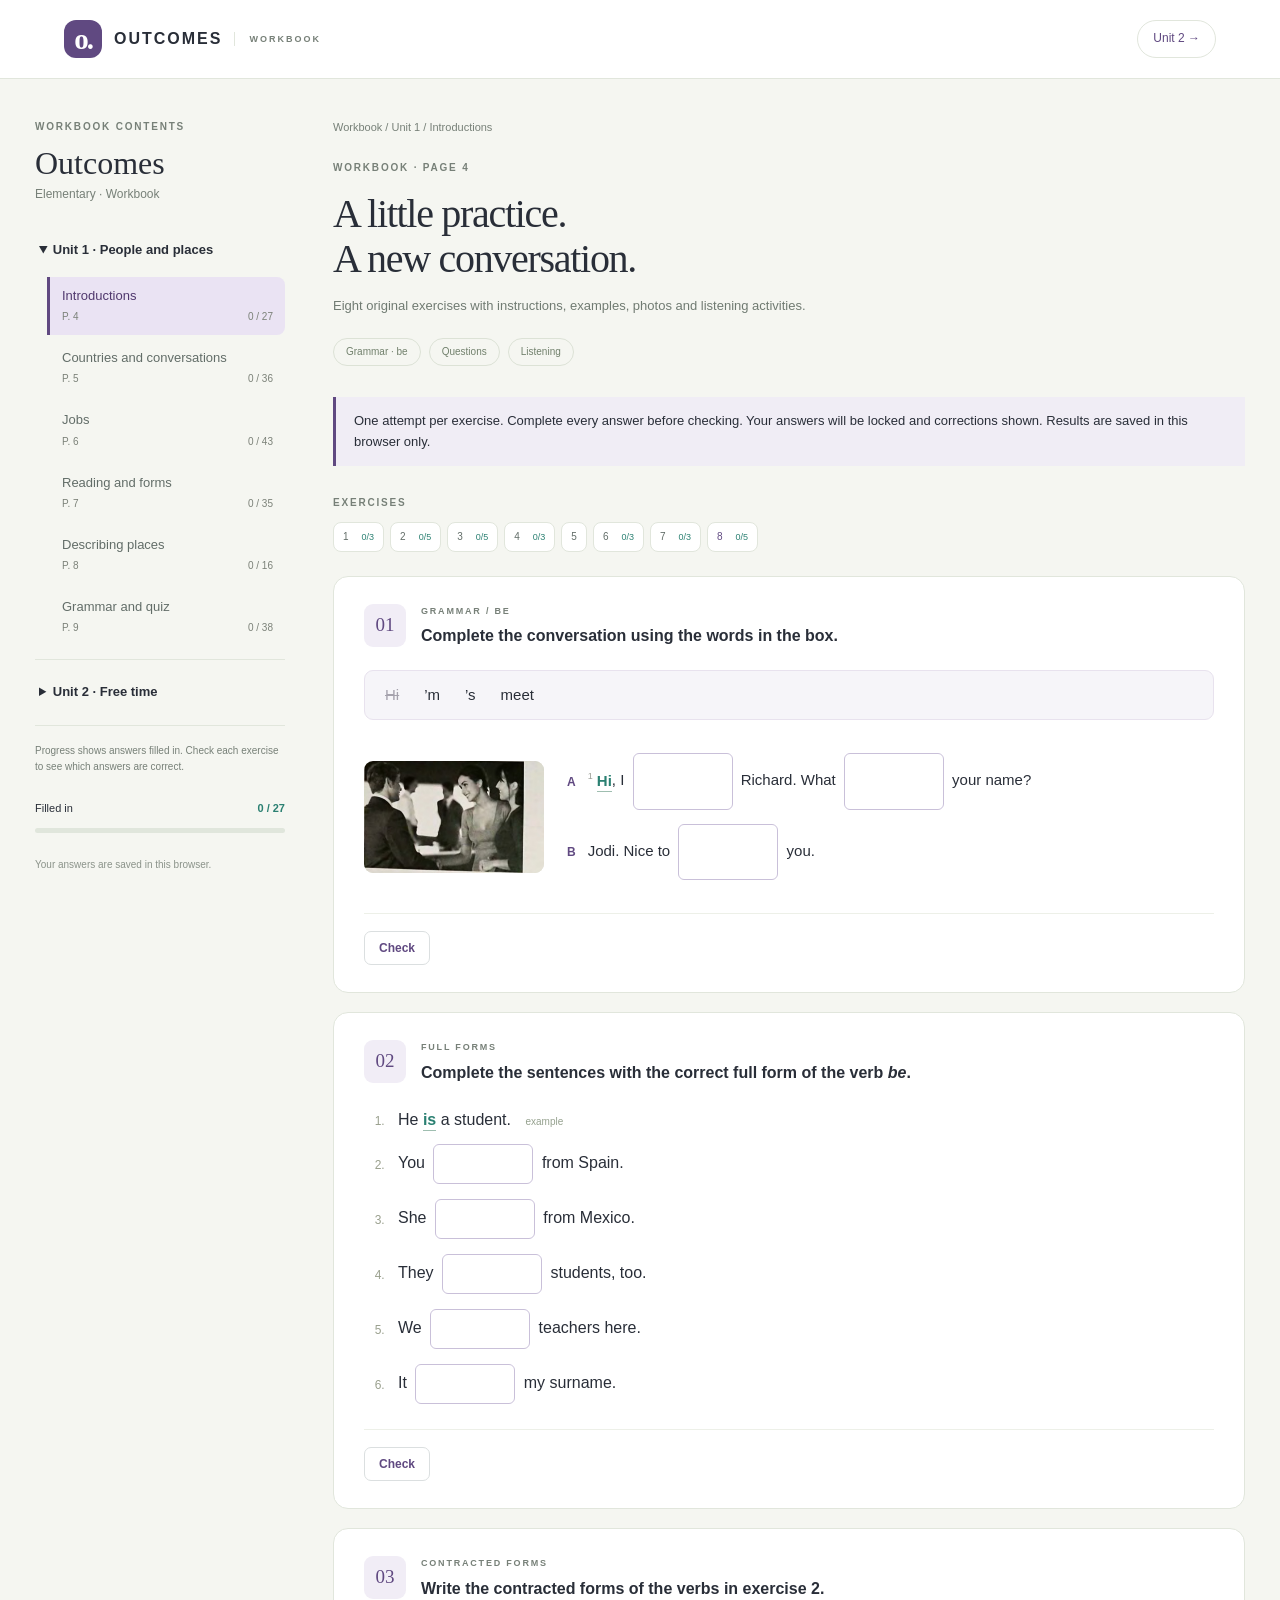
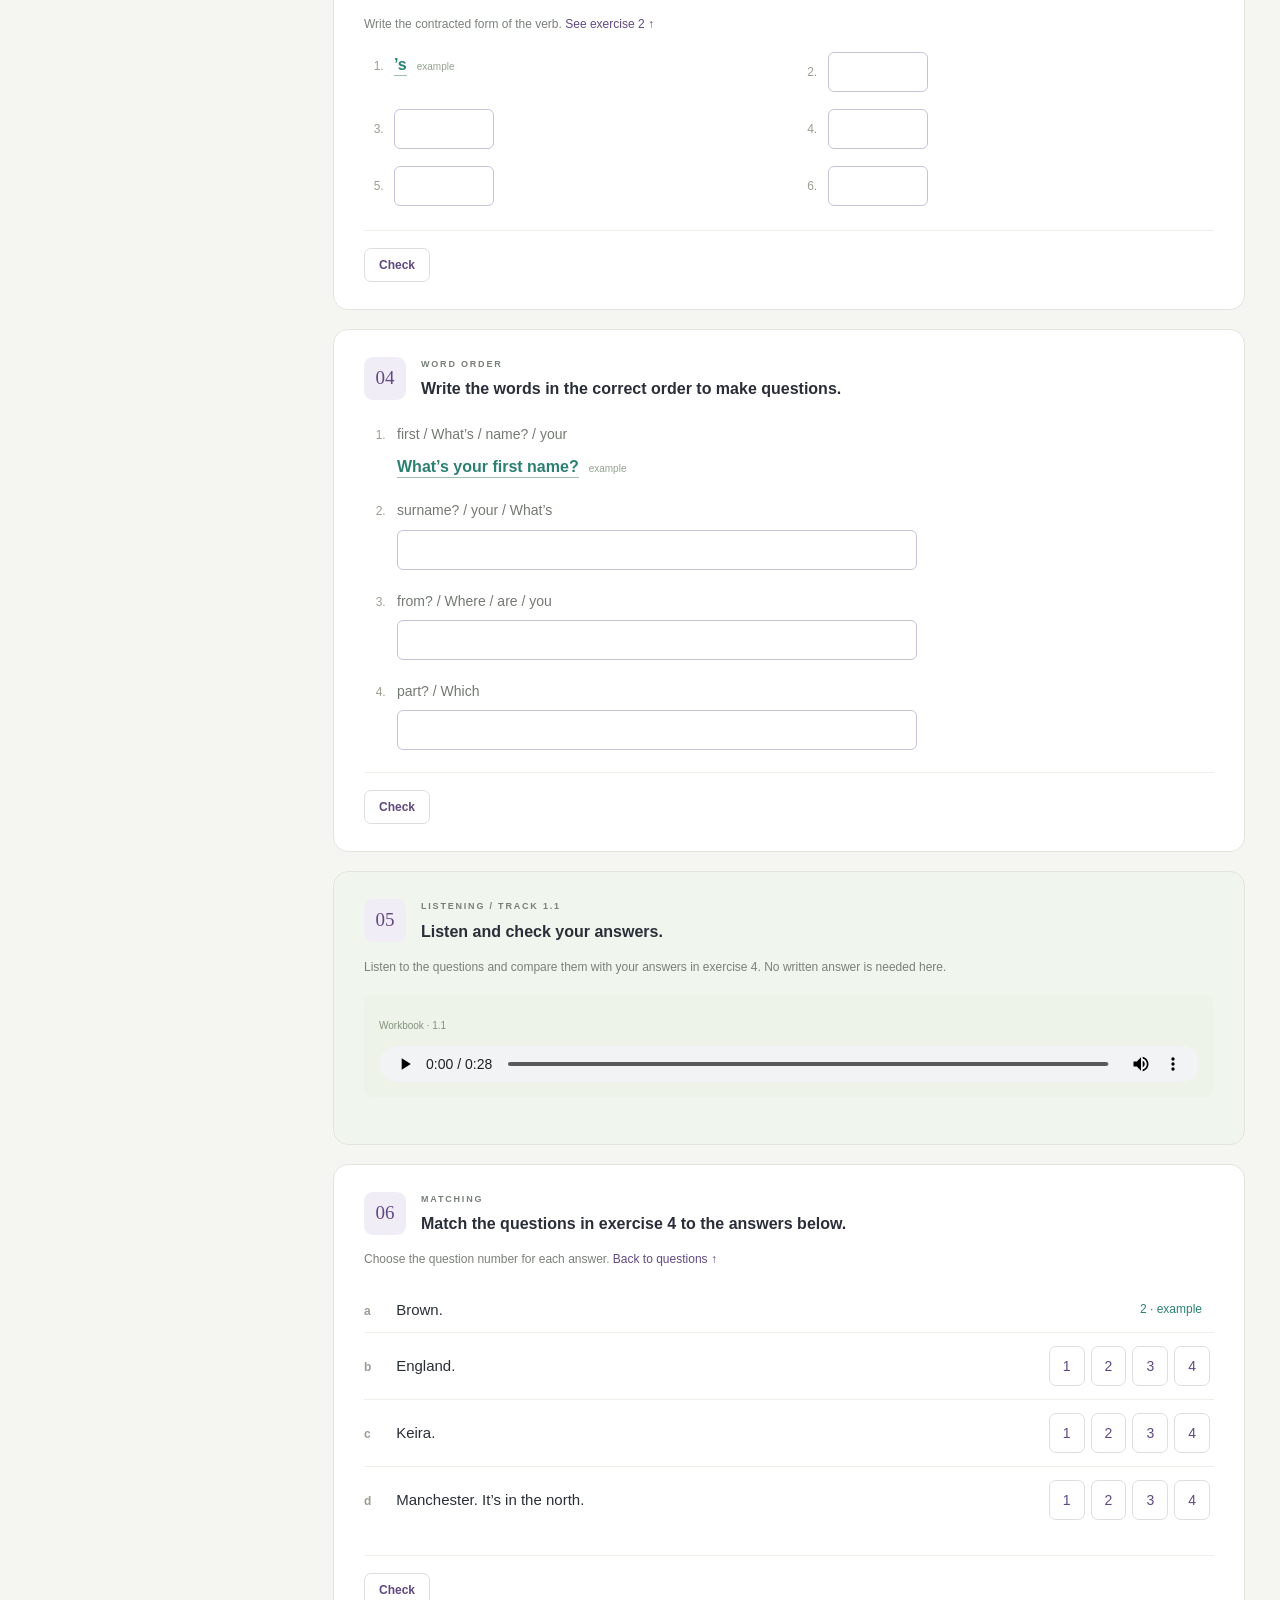
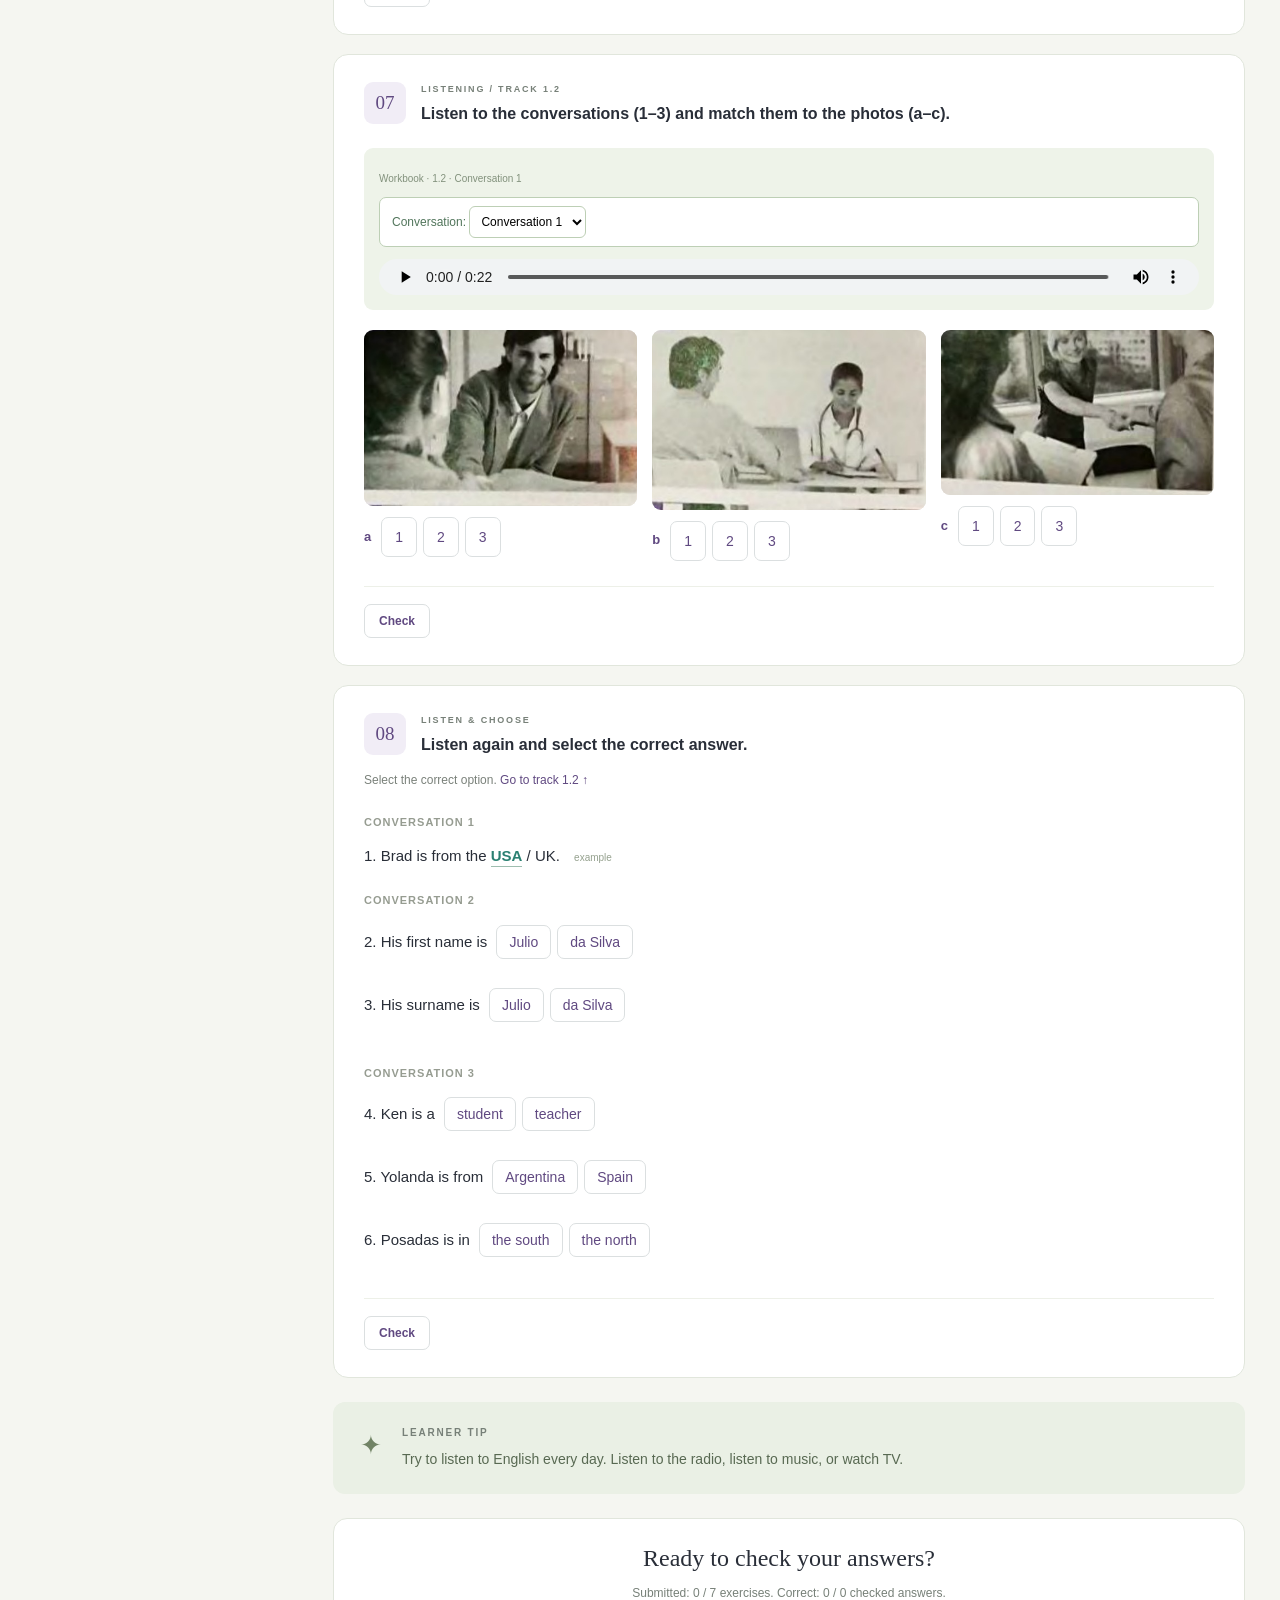
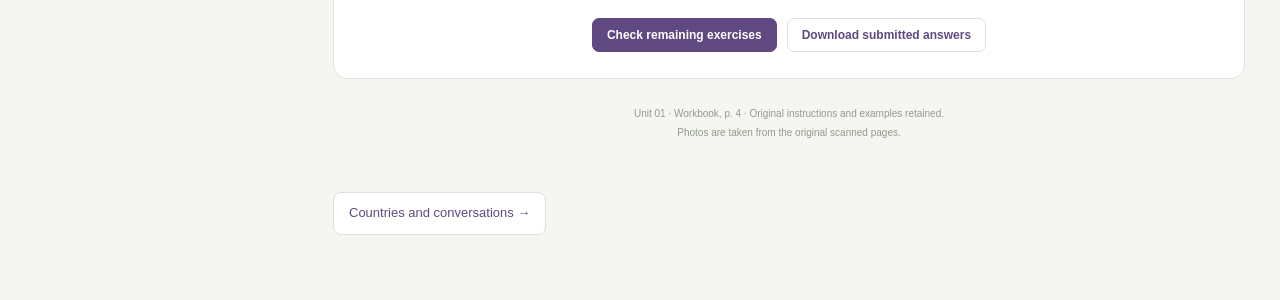
<file: index.html>
<!doctype html>
<html lang="en">
<head><meta charset="utf-8"><meta name="viewport" content="width=device-width,initial-scale=1"><title>People and places — interactive lesson</title><link rel="stylesheet" href="interactive.css"><link rel="stylesheet" href="unit.css"><link rel="stylesheet" href="book-navigation.css"><link rel="stylesheet" href="answer-controls.css"></head>
<body>
<header><a class="brand" href="index.html"><b>o.</b> OUTCOMES <small>WORKBOOK</small></a><a class="compare" href="unit2.html?page=10">Unit 2 →</a></header>
<div class="shell">
<aside><div class="eyebrow">ELEMENTARY / UNIT 01</div><h1>People<br>and places<span>.</span></h1><p class="subtitle">Meeting people and talking about yourself</p><div class="progress-label"><span>Filled in</span><b id="progress">0 / 27</b></div><div class="track"><i id="bar"></i></div><nav aria-label="Lesson exercises"></nav><div class="note"><span>↔</span><p>The same exercises.<br>More room for your answers.</p></div><p class="save" id="save">Your answers are saved in this browser.</p></aside>
<main>
<div class="hero"><div class="eyebrow">WORKBOOK · PAGE 4</div><h2>A little practice.<br>A new conversation.</h2><p>Eight original exercises with instructions, examples, photos and listening activities.</p><div class="chips"><span>Grammar · be</span><span>Questions</span><span>Listening</span></div></div>
<section class="exercise" id="task-1" data-ex="1"><div class="section-head"><span class="number">01</span><div><div class="eyebrow">GRAMMAR / BE</div><h3>Complete the conversation using the words in the box.</h3></div></div><div class="word-bank" lang="en"><span class="used">Hi</span><span>’m</span><span>’s</span><span>meet</span></div><div class="dialog-layout"><div class="photo" data-crop="267,505,487,304" role="img" aria-label="People introducing themselves at a meeting"></div><div class="dialog" lang="en"><p><b>A</b><span><sup>1</sup> <em class="example">Hi</em>, I <span data-field="e1-2"></span> Richard. What <span data-field="e1-3"></span> your name?</span></p><p><b>B</b><span>Jodi. Nice to <span data-field="e1-4"></span> you.</span></p></div></div></section>
<section class="exercise" id="task-2" data-ex="2"><div class="section-head"><span class="number">02</span><div><div class="eyebrow">FULL FORMS</div><h3>Complete the sentences with the correct full form of the verb <i>be</i>.</h3></div></div><ol class="sentence-list" lang="en"><li>He <em class="example">is</em> a student. <small class="example-label">example</small></li><li>You <span data-field="e2-2"></span> from Spain.</li><li>She <span data-field="e2-3"></span> from Mexico.</li><li>They <span data-field="e2-4"></span> students, too.</li><li>We <span data-field="e2-5"></span> teachers here.</li><li>It <span data-field="e2-6"></span> my surname.</li></ol></section>
<section class="exercise" id="task-3" data-ex="3"><div class="section-head"><span class="number">03</span><div><div class="eyebrow">CONTRACTED FORMS</div><h3>Write the contracted forms of the verbs in exercise 2.</h3></div></div><p class="helper">Write the contracted form of the verb. <a href="#task-2">See exercise 2 ↑</a></p><ol class="contractions" lang="en"><li><em class="example">’s</em><small class="example-label">example</small></li><li><span data-field="e3-2"></span></li><li><span data-field="e3-3"></span></li><li><span data-field="e3-4"></span></li><li><span data-field="e3-5"></span></li><li><span data-field="e3-6"></span></li></ol></section>
<section class="exercise" id="task-4" data-ex="4"><div class="section-head"><span class="number">04</span><div><div class="eyebrow">WORD ORDER</div><h3>Write the words in the correct order to make questions.</h3></div></div><ol class="question-list" lang="en"><li><p>first / What’s / name? / your</p><em class="example">What’s your first name?</em><small class="example-label">example</small></li><li><p>surname? / your / What’s</p><span data-field="e4-2"></span></li><li><p>from? / Where / are / you</p><span data-field="e4-3"></span></li><li><p>part? / Which</p><span data-field="e4-4"></span></li></ol></section>
<section class="exercise listening" id="task-5" data-ex="5"><div class="section-head"><span class="number">05</span><div><div class="eyebrow">LISTENING / TRACK 1.1</div><h3>Listen and check your answers.</h3></div></div><p class="helper">Listen to the questions and compare them with your answers in exercise 4. No written answer is needed here.</p><div class="audio-slot" data-track="11"></div></section>
<section class="exercise" id="task-6" data-ex="6"><div class="section-head"><span class="number">06</span><div><div class="eyebrow">MATCHING</div><h3>Match the questions in exercise 4 to the answers below.</h3></div></div><p class="helper">Choose the question number for each answer. <a href="#task-4">Back to questions ↑</a></p><div class="matching" lang="en"><div><span><b>a</b> Brown.</span><span class="given">2 · example</span></div><div><span><b>b</b> England.</span><span data-field="e6-b"></span></div><div><span><b>c</b> Keira.</span><span data-field="e6-c"></span></div><div><span><b>d</b> Manchester. It’s in the north.</span><span data-field="e6-d"></span></div></div></section>
<section class="exercise" id="task-7" data-ex="7"><div class="section-head"><span class="number">07</span><div><div class="eyebrow">LISTENING / TRACK 1.2</div><h3>Listen to the conversations (1–3) and match them to the photos (a–c).</h3></div></div><div class="audio-slot" data-track="12"></div><div class="photo-grid"><figure><div class="photo" data-crop="914,506,343,221" role="img" aria-label="Photo a: a man at a desk talking to a woman"></div><figcaption><b>a</b><span data-field="e7-a"></span></figcaption></figure><figure><div class="photo" data-crop="918,755,336,221" role="img" aria-label="Photo b: a doctor talking to a patient"></div><figcaption><b>b</b><span data-field="e7-b"></span></figcaption></figure><figure><div class="photo" data-crop="915,1004,337,204" role="img" aria-label="Photo c: two people meeting and shaking hands"></div><figcaption><b>c</b><span data-field="e7-c"></span></figcaption></figure></div></section>
<section class="exercise" id="task-8" data-ex="8"><div class="section-head"><span class="number">08</span><div><div class="eyebrow">LISTEN & CHOOSE</div><h3>Listen again and select the correct answer.</h3></div></div><p class="helper">Select the correct option. <a href="#task-7">Go to track 1.2 ↑</a></p><div lang="en"><h4>Conversation 1</h4><p class="given-line">1. Brad is from the <em class="example">USA</em> / UK. <small class="example-label">example</small></p><h4>Conversation 2</h4><div class="choice-row"><span>2. His first name is</span><span data-choice="e8-2"></span></div><div class="choice-row"><span>3. His surname is</span><span data-choice="e8-3"></span></div><h4>Conversation 3</h4><div class="choice-row"><span>4. Ken is a</span><span data-choice="e8-4"></span></div><div class="choice-row"><span>5. Yolanda is from</span><span data-choice="e8-5"></span></div><div class="choice-row"><span>6. Posadas is in</span><span data-choice="e8-6"></span></div></div></section>
<div class="learner-tip"><span>✦</span><div><div class="eyebrow">LEARNER TIP</div><p lang="en">Try to listen to English every day. Listen to the radio, listen to music, or watch TV.</p></div></div>
<section class="summary"><h3>Ready to check your answers?</h3><p id="total-result" role="status">Check each exercise separately or check the whole page.</p><div class="summary-actions"><button class="primary" id="check-page">Check all ↗</button><button id="reset-page">Start again</button></div></section><footer>Unit 01 · Workbook, p. 4 · Original instructions and examples retained.<br>Photos are taken from the original scanned pages. </footer>
</main></div><script src="lesson-data.js"></script><script src="interactive.js"></script><script src="book-navigation.js"></script><script src="audio-library.js"></script><script src="answer-controls.js"></script><script src="submission-store.js"></script><script src="single-attempt.js"></script></body></html>
</file>
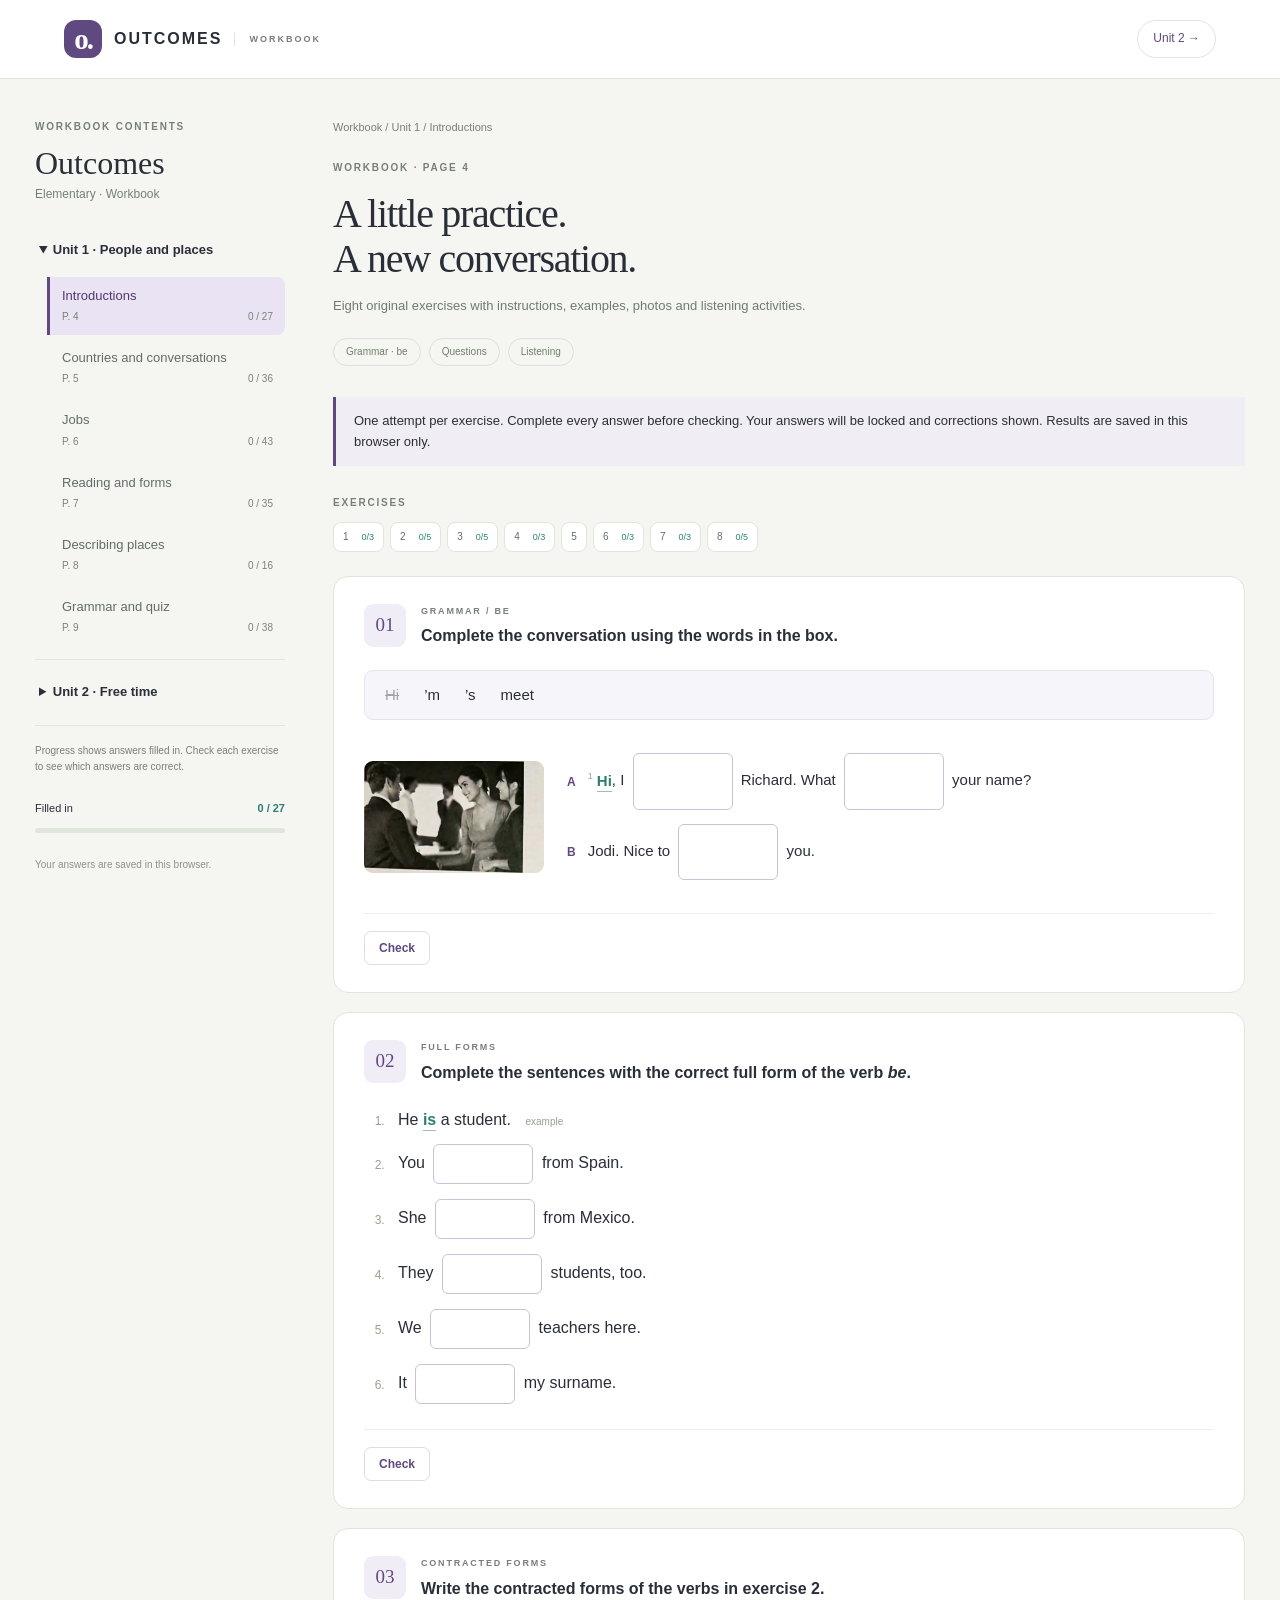
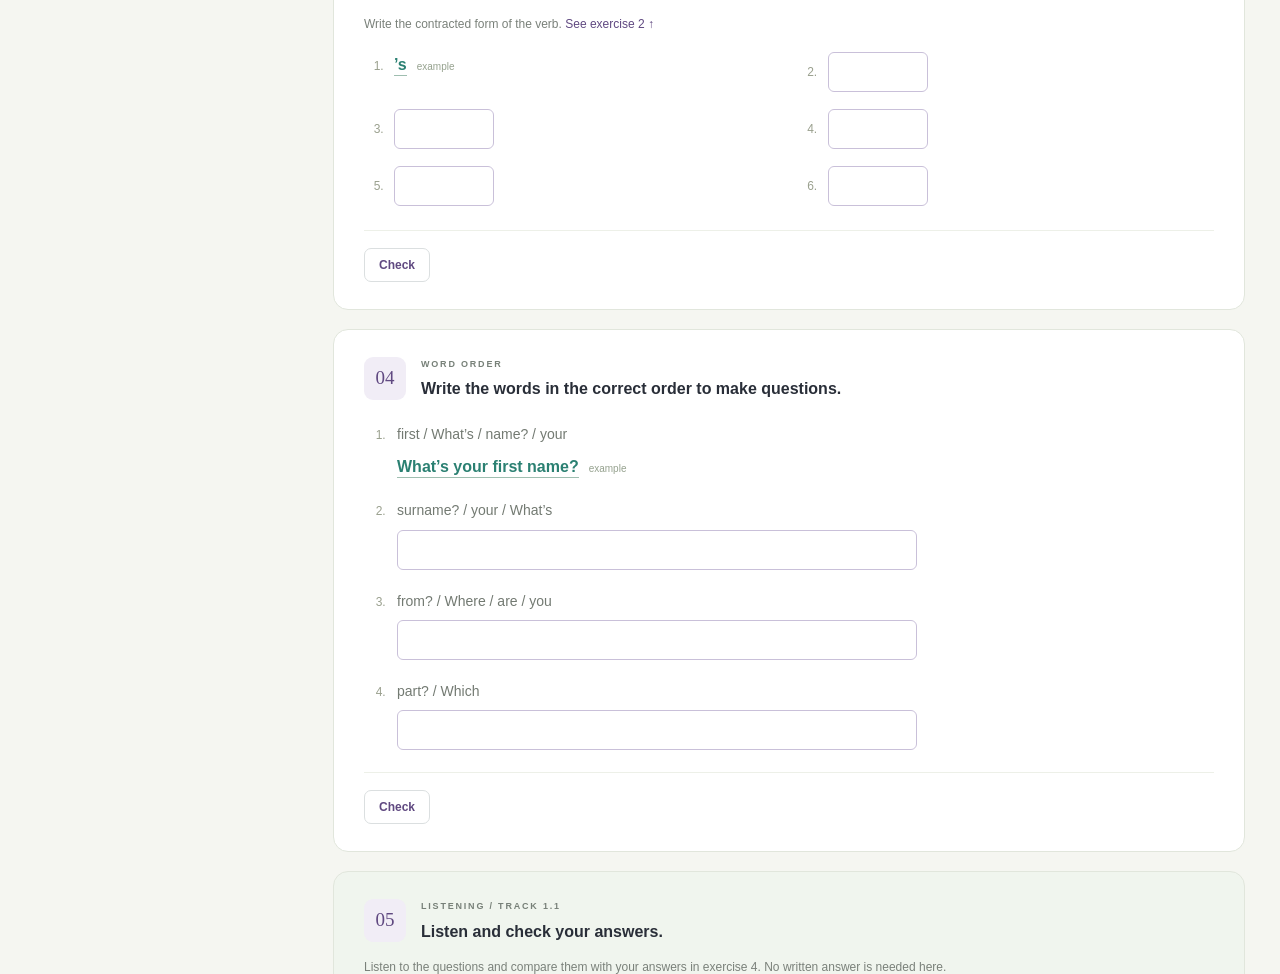
<file: account.html>
<!doctype html><html lang="en"><head><meta charset="utf-8"><meta http-equiv="refresh" content="0;url=index.html"><title>Workbook</title></head><body><a href="index.html">Open workbook</a></body></html>
</file>
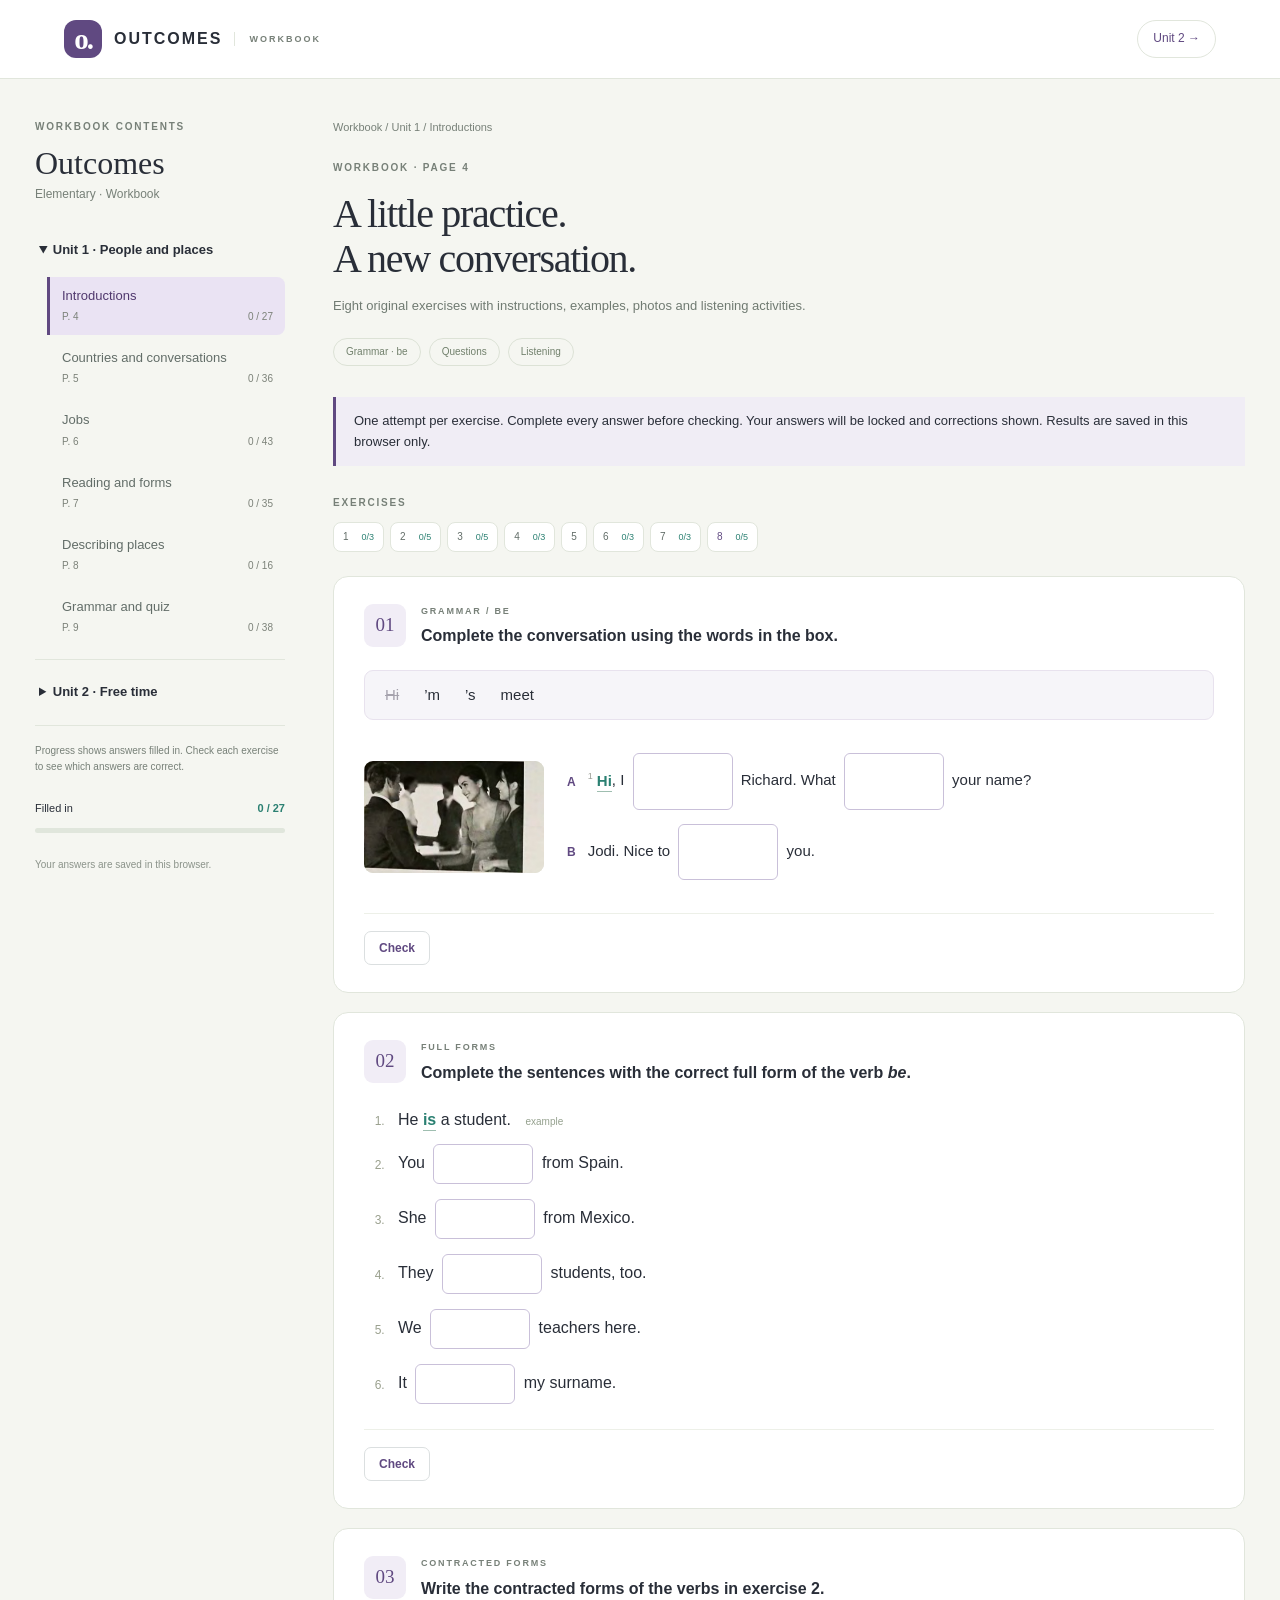
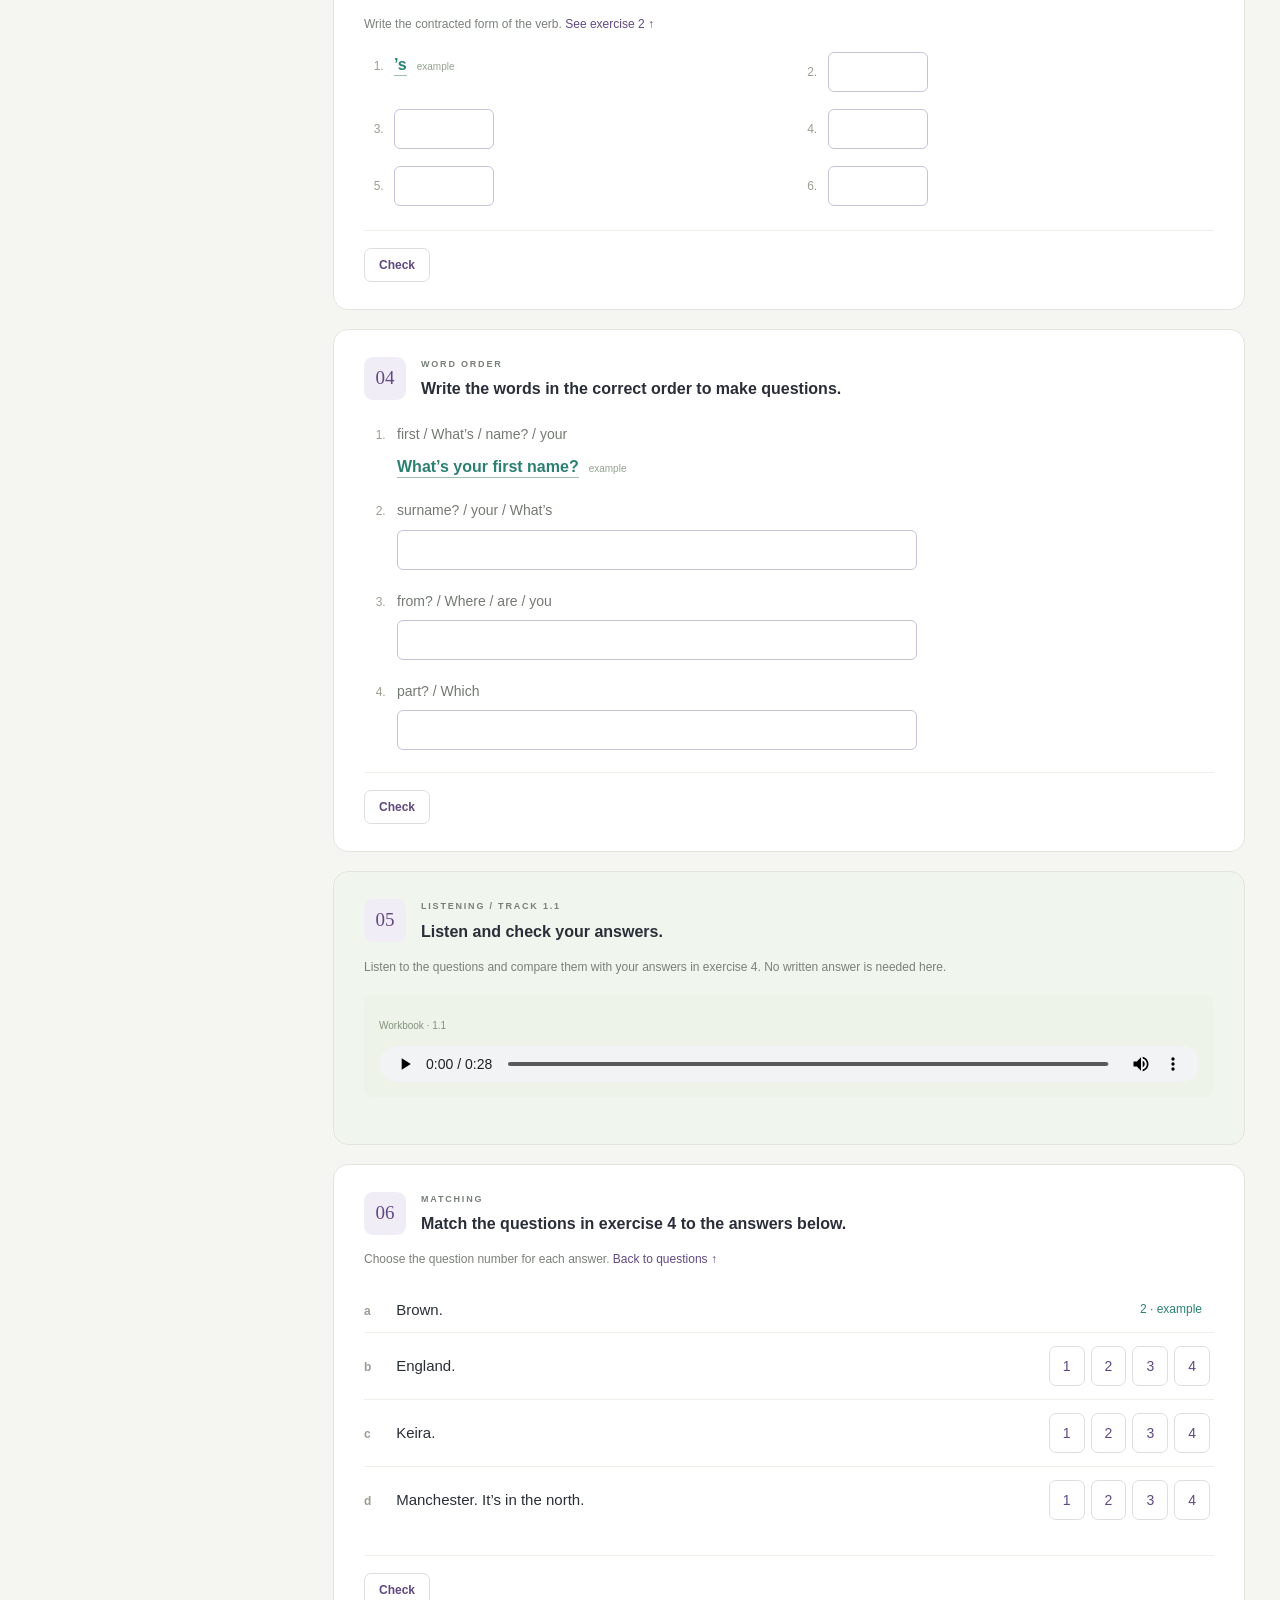
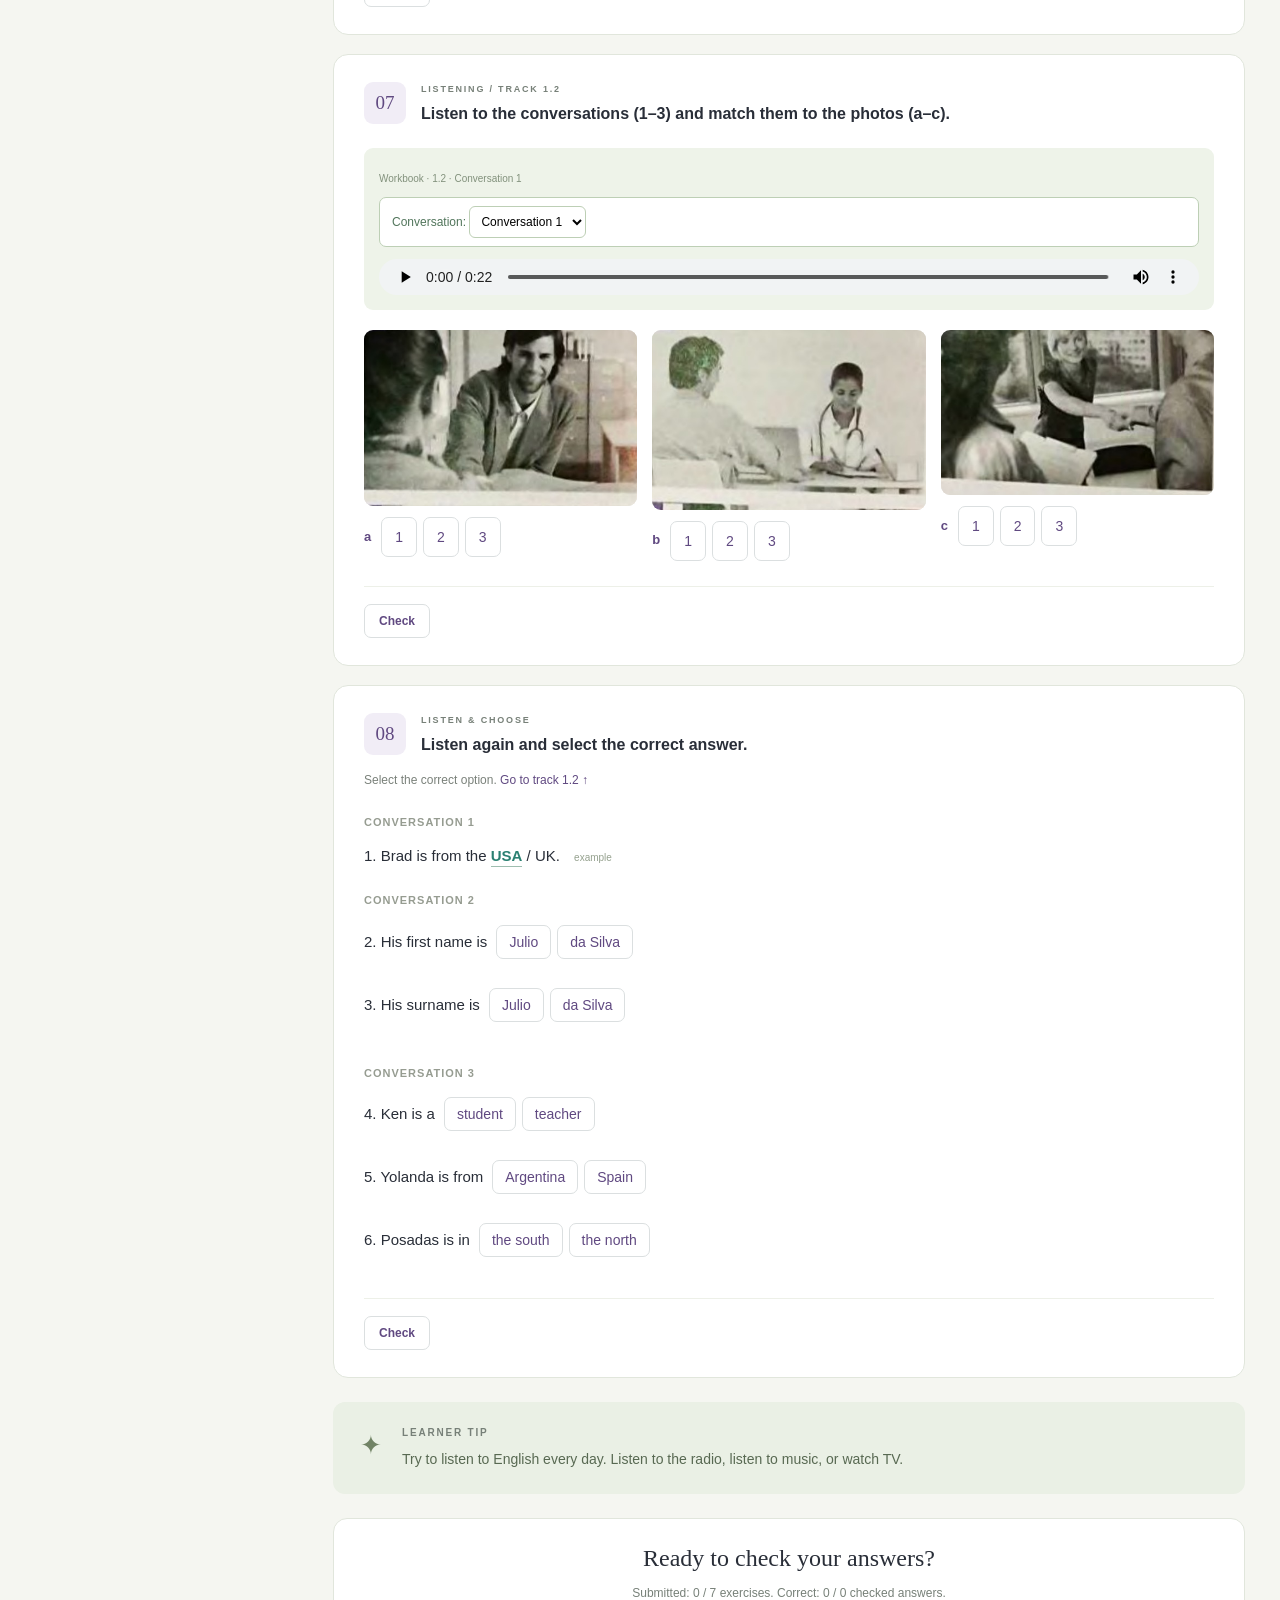
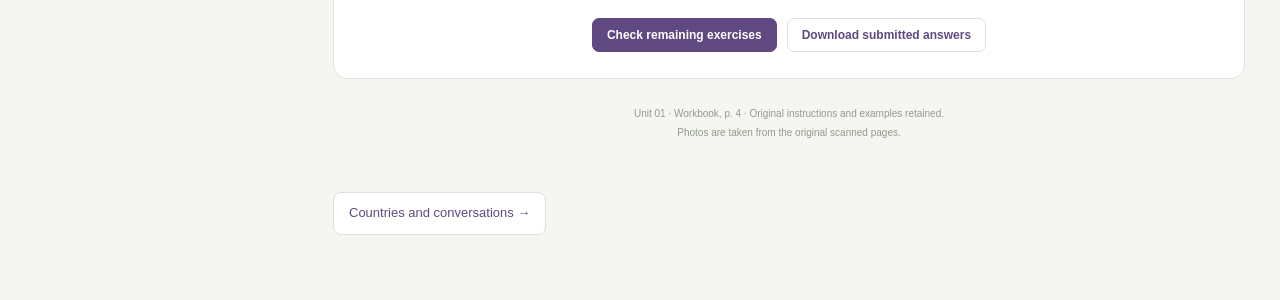
<file: interactive.html>
<!doctype html><html lang="en"><head><meta charset="utf-8"><title>Workbook</title><script>location.replace('index.html'+location.search+location.hash);</script></head><body><a href="index.html">Open workbook</a></body></html>
</file>
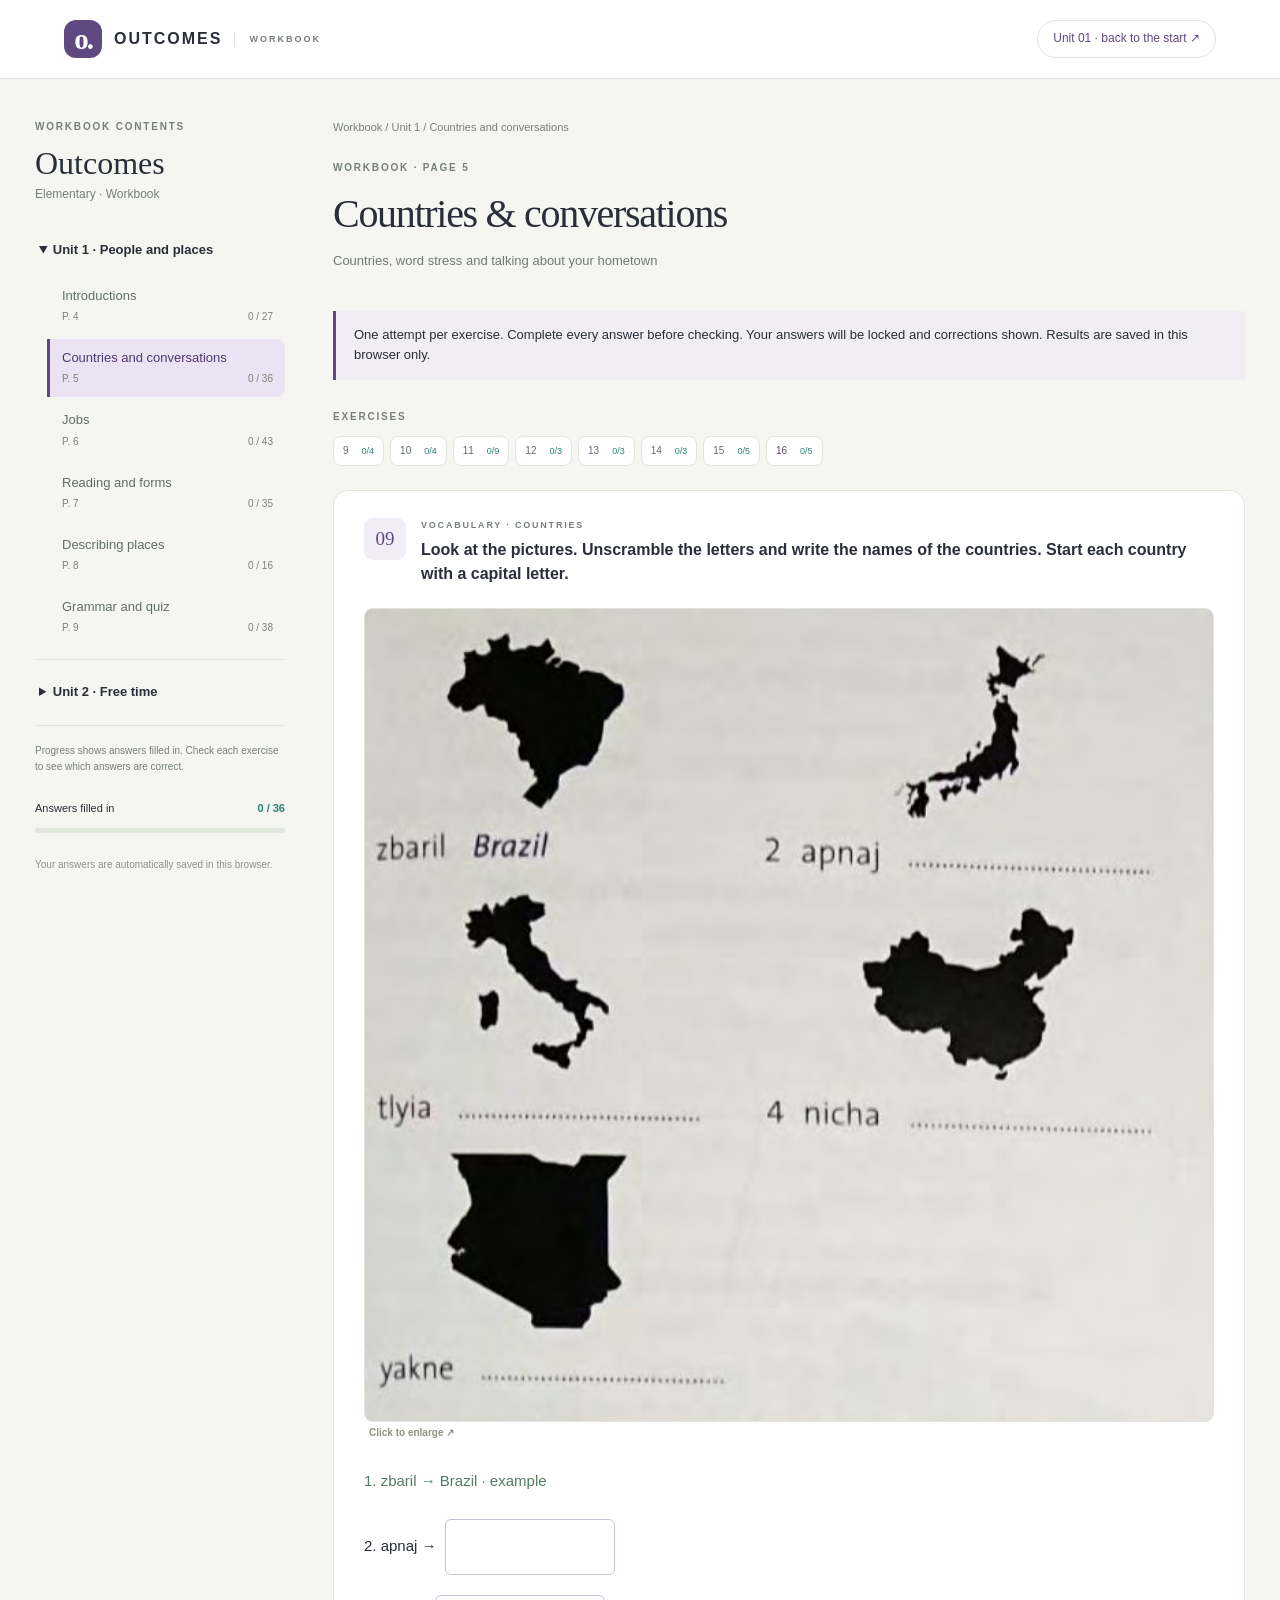
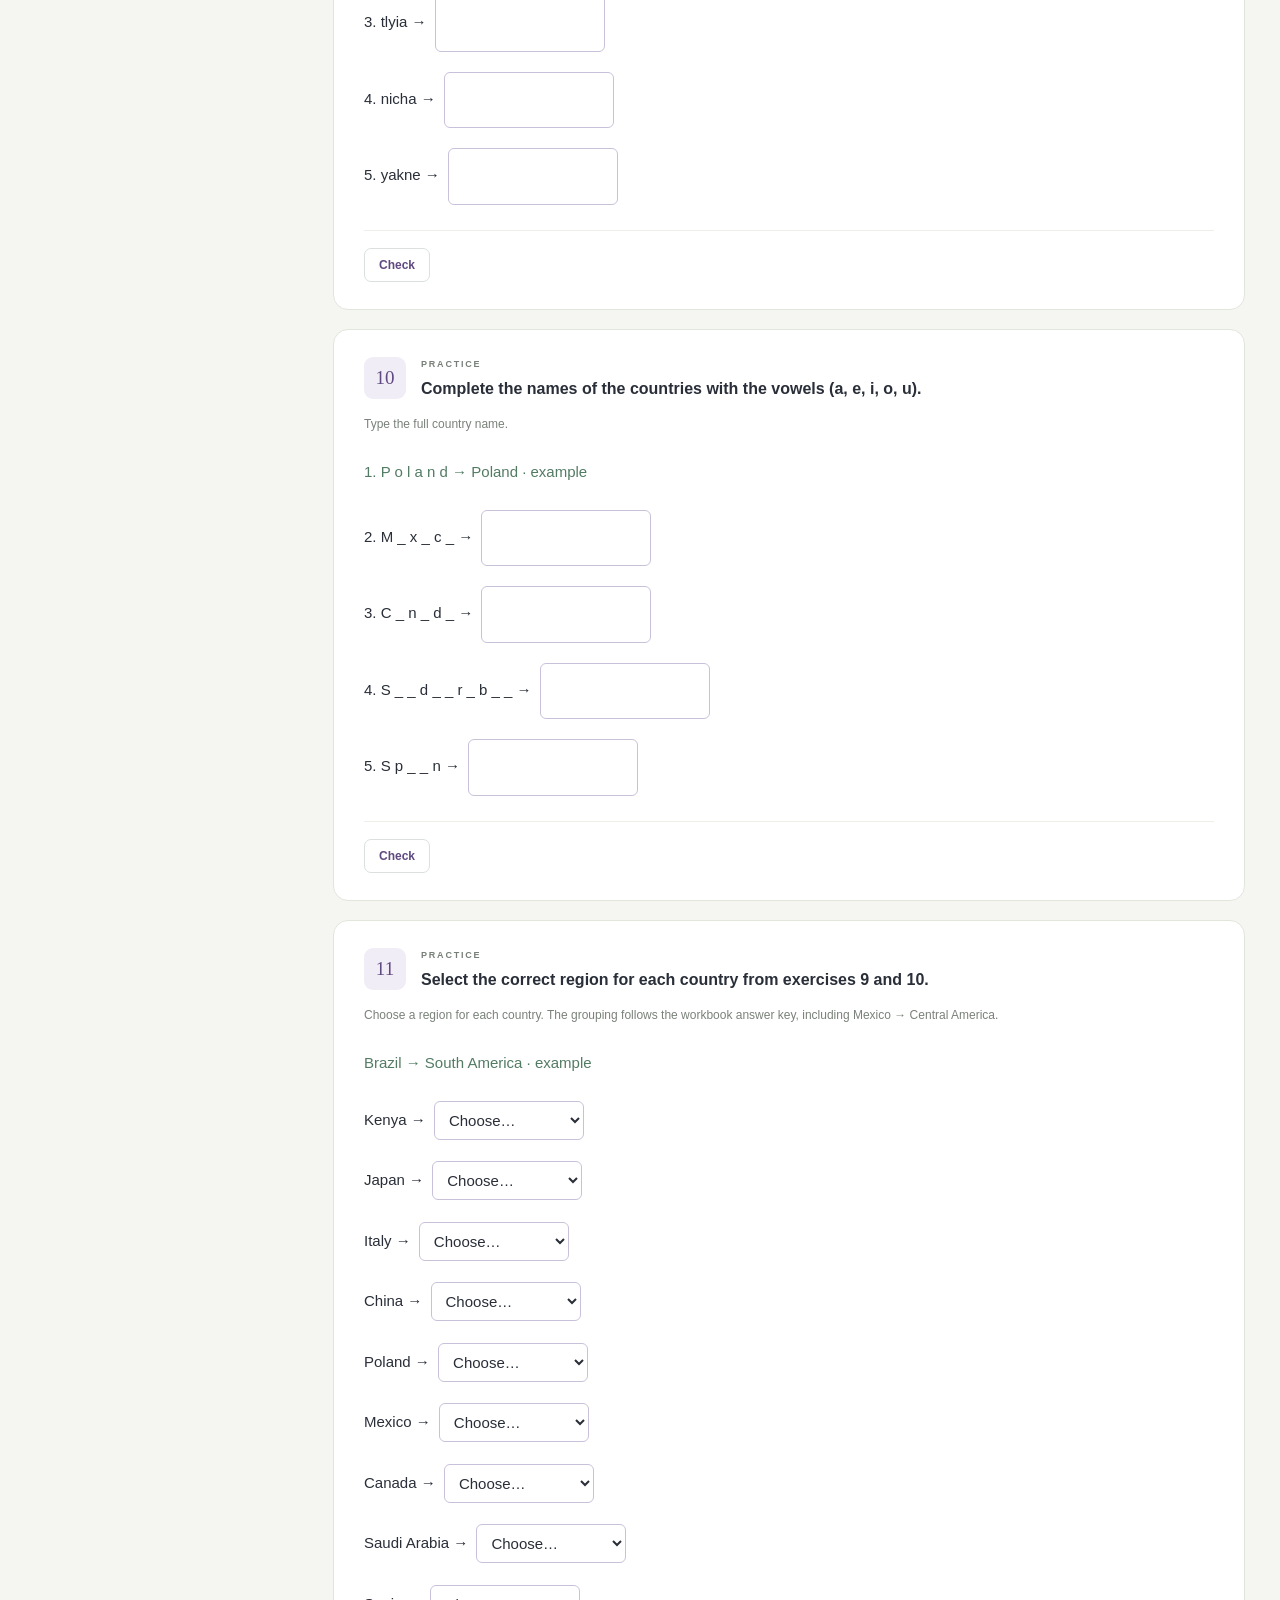
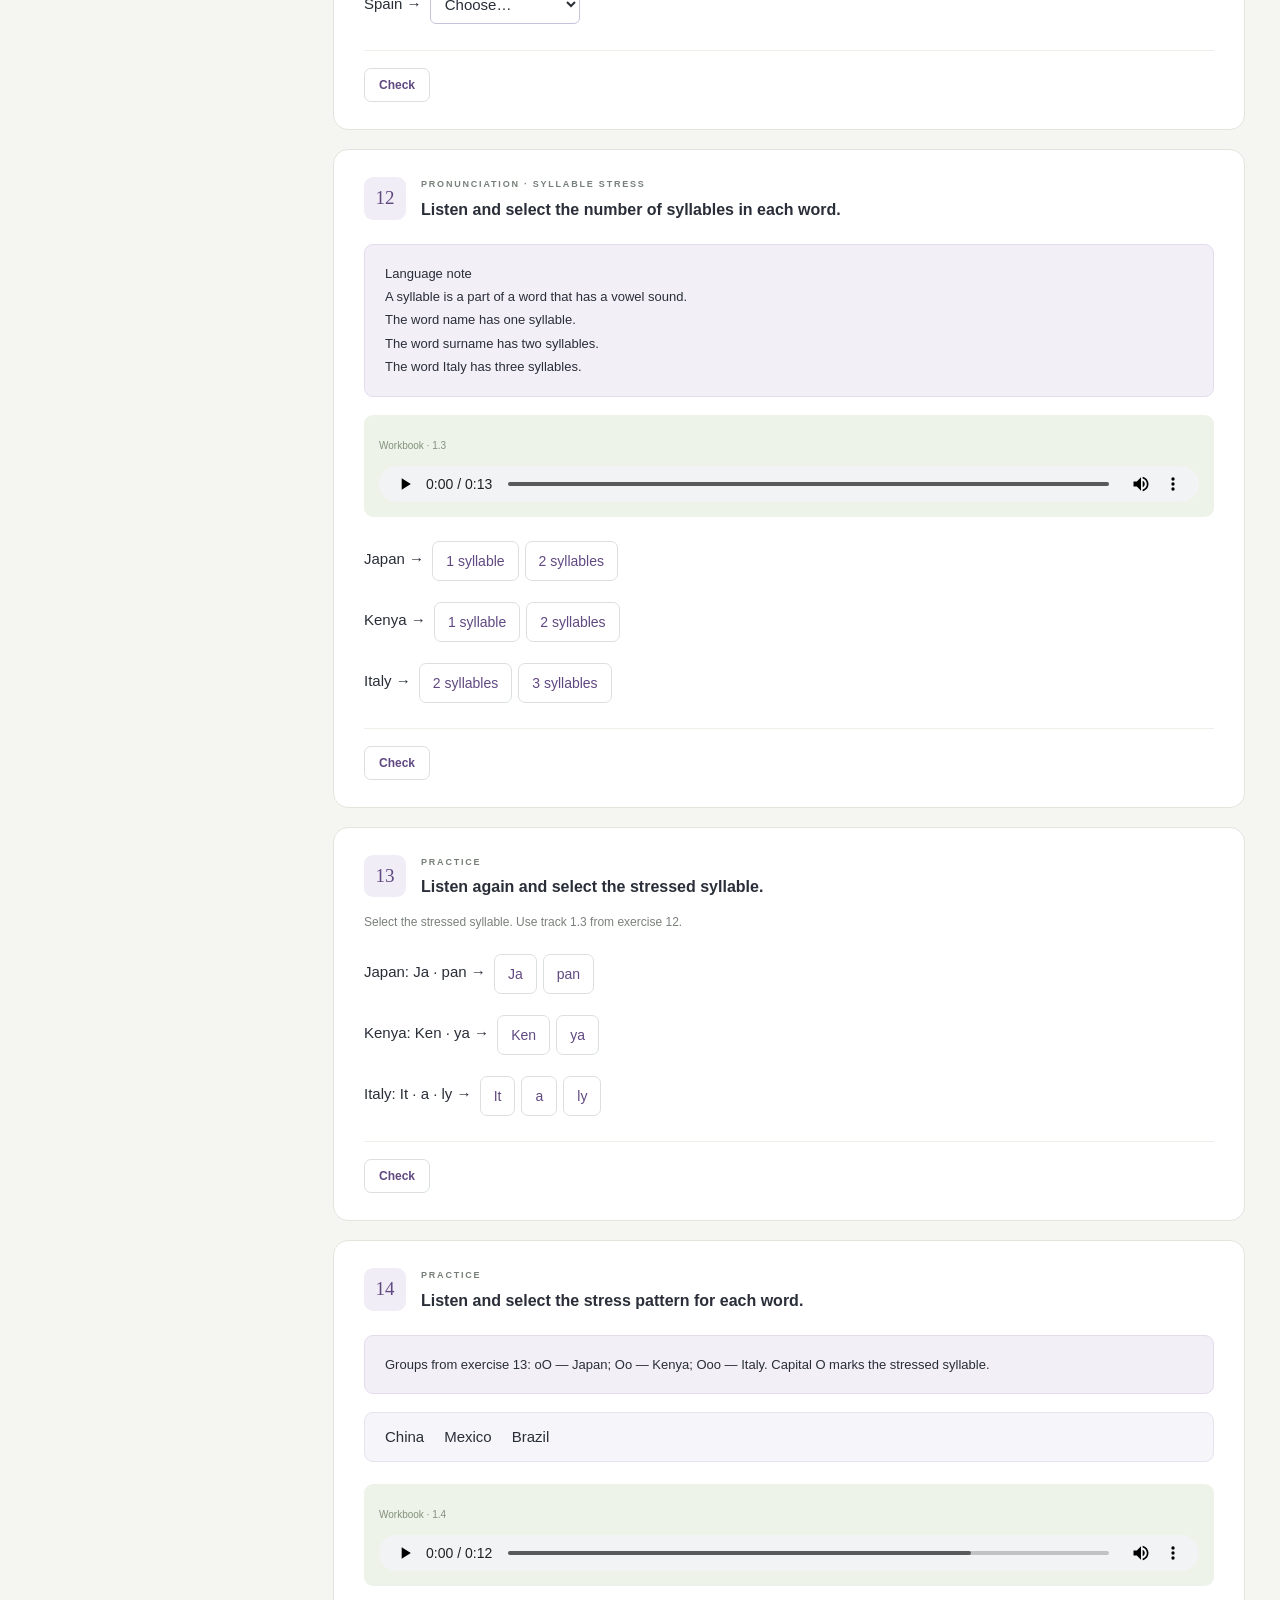
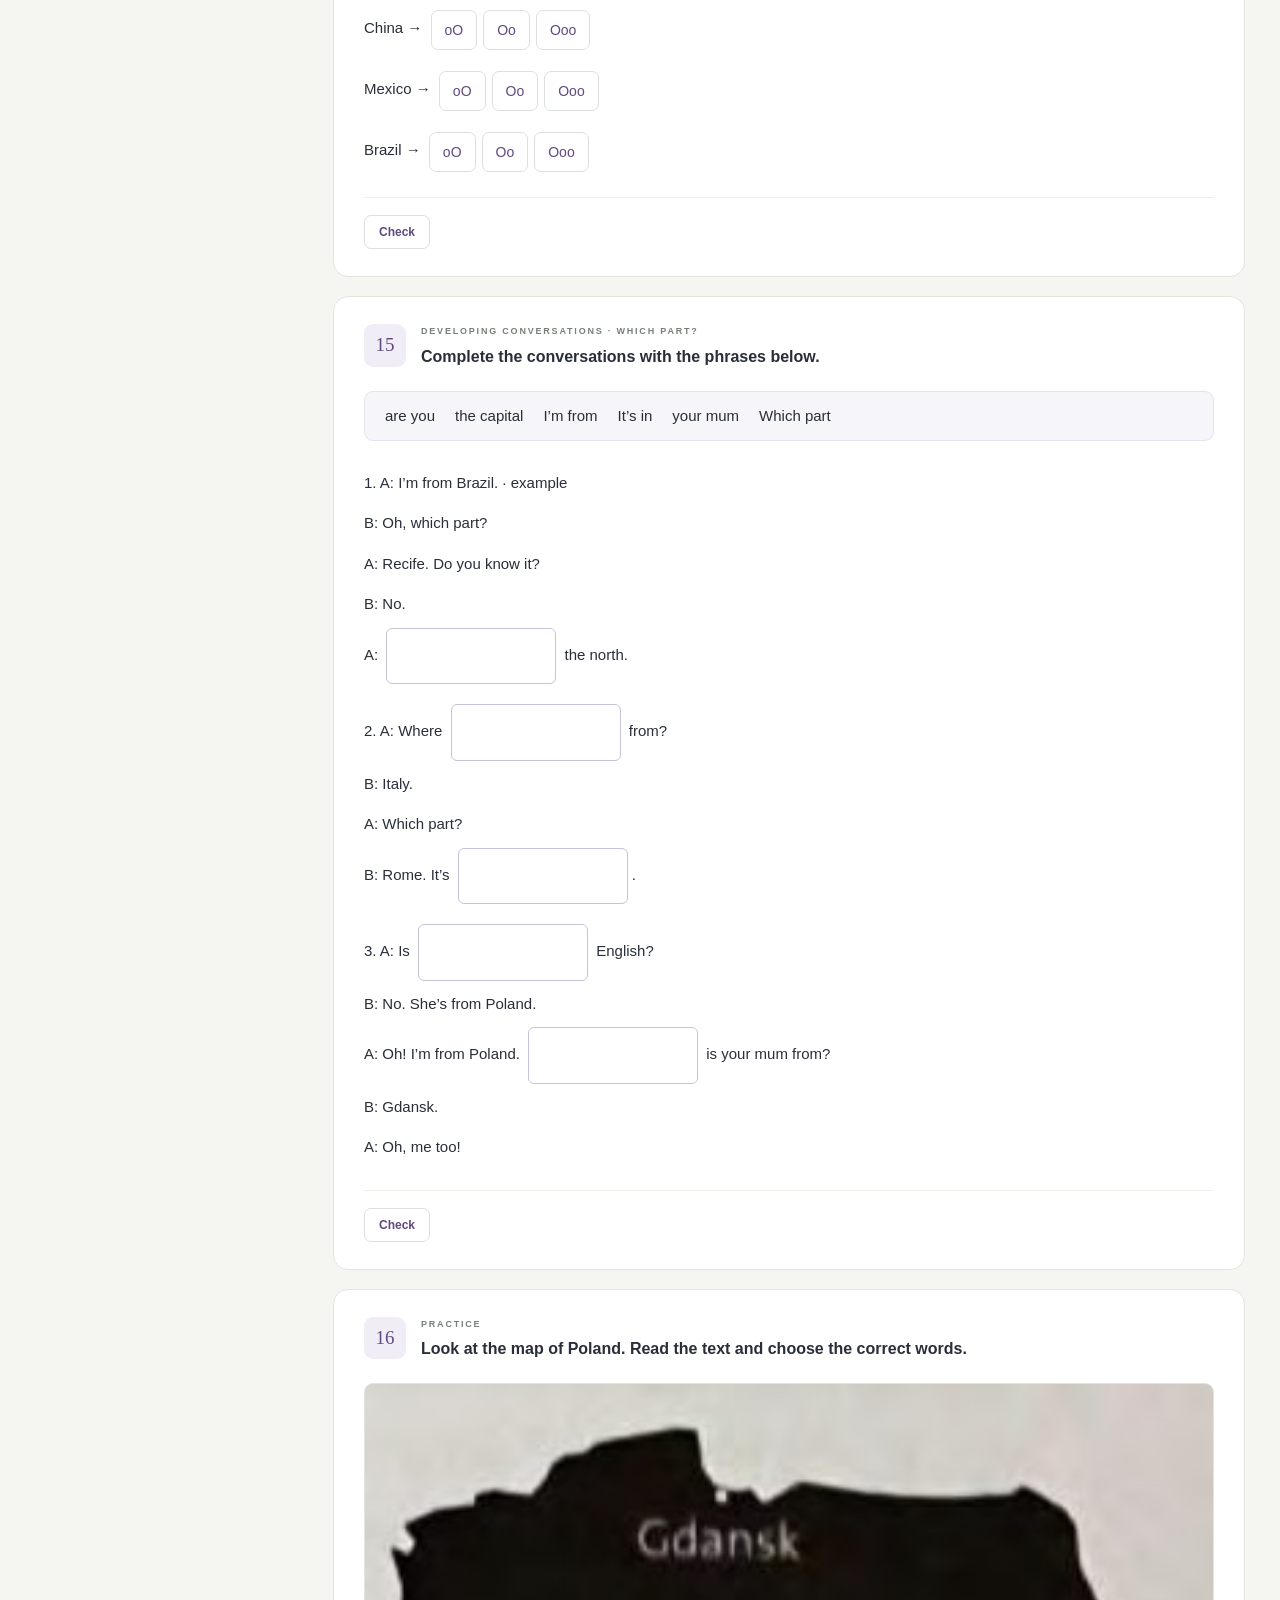
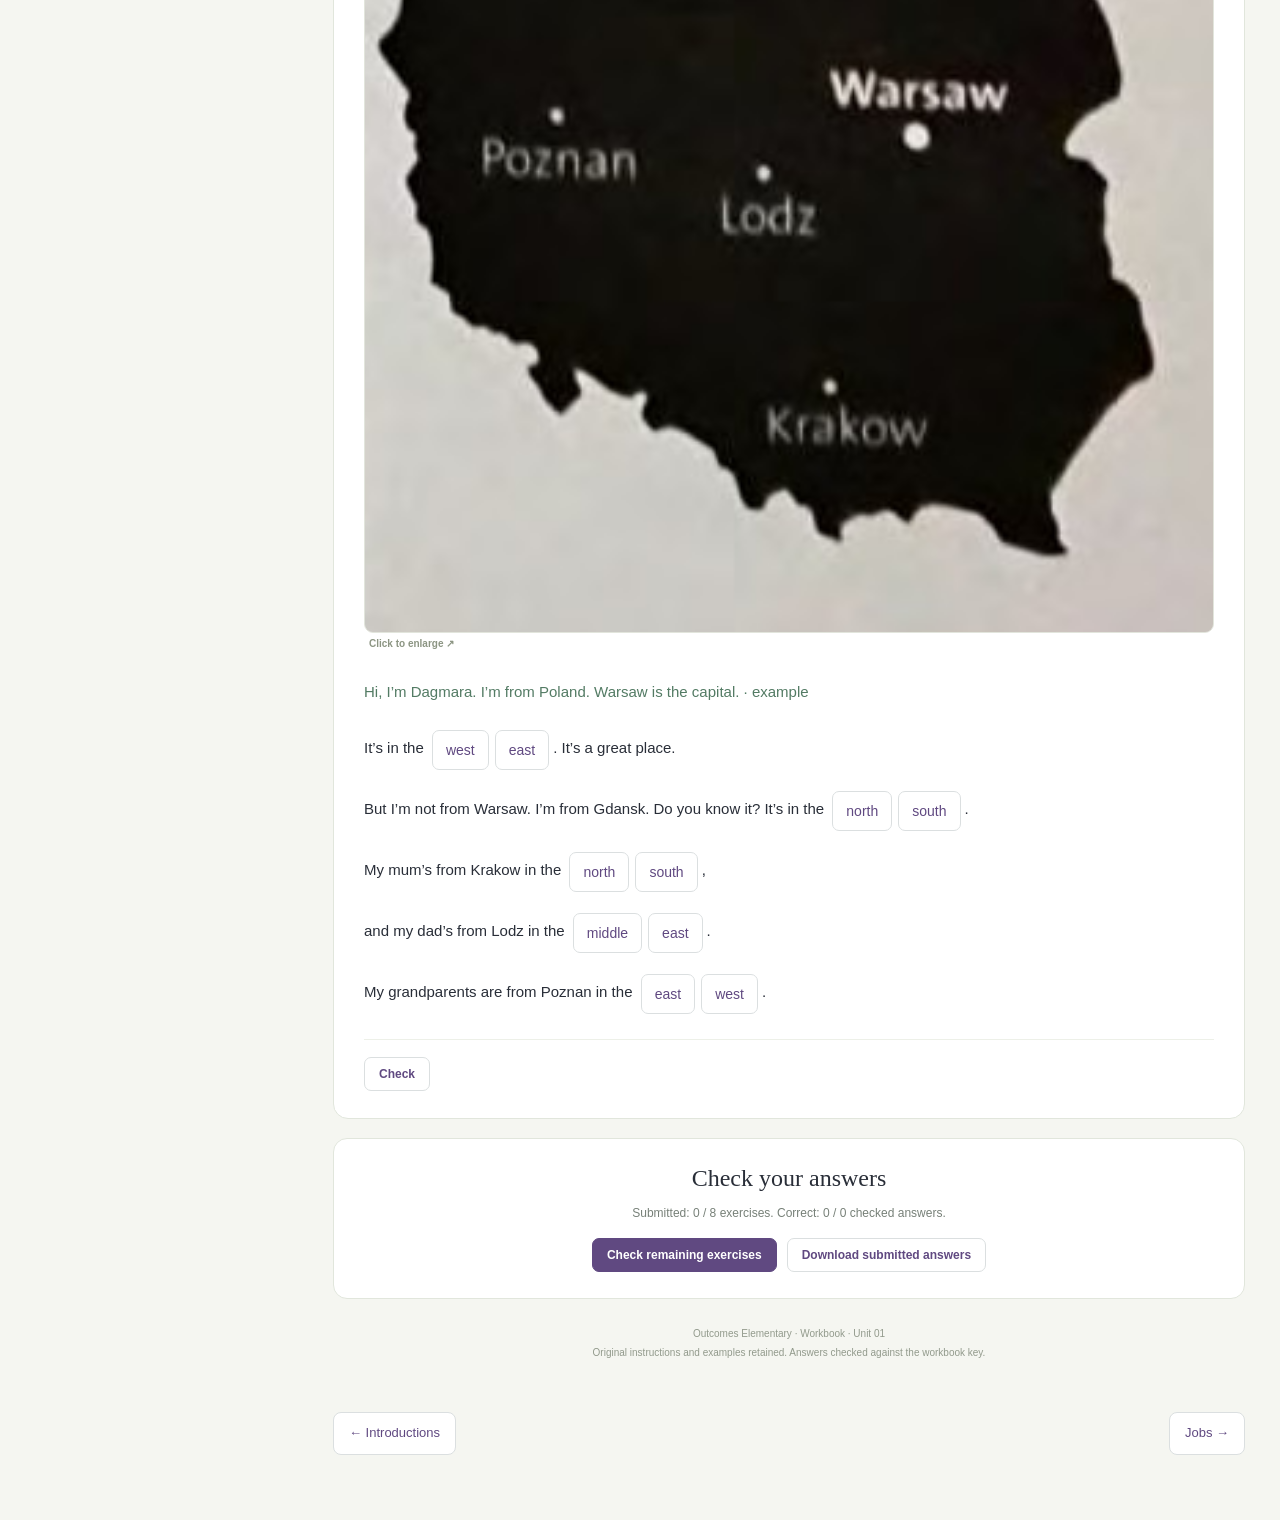
<file: unit.html>
<!doctype html><html lang="en"><head><meta charset="utf-8"><meta name="viewport" content="width=device-width,initial-scale=1"><title>Unit 1 — Outcomes Workbook</title><link rel="stylesheet" href="interactive.css"><link rel="stylesheet" href="unit.css"><link rel="stylesheet" href="book-navigation.css"><link rel="stylesheet" href="answer-controls.css"></head><body>
<header><a class="brand" href="index.html"><b>o.</b> OUTCOMES <small>WORKBOOK</small></a><a class="compare" href="index.html">Unit 01 · back to the start ↗</a></header>
<div class="shell"><aside><div class="eyebrow">ELEMENTARY / UNIT 01</div><h1>People<br>and places<span>.</span></h1><p class="subtitle" id="page-subtitle"></p><div class="progress-label"><span>Answers filled in</span><b id="progress"></b></div><div class="track"><i id="bar"></i></div><nav aria-label="Page exercises" id="tasks-nav"></nav><p class="save" id="save">Your answers are automatically saved in this browser.</p></aside>
<main><div class="hero"><div class="eyebrow" id="page-eyebrow"></div><h2 id="page-title"></h2><p id="page-description"></p></div><div id="exercises"></div><section class="summary"><h3>Check your answers</h3><p id="total-result" role="status">You can check each exercise separately.</p><div class="summary-actions"><button class="primary" id="check-page">Check page ↗</button><button id="reset-page">Clear this page</button></div></section><section id="quiz-history" hidden></section><footer>Outcomes Elementary · Workbook · Unit 01<br>Original instructions and examples retained. Answers checked against the workbook key.</footer></main></div>
<dialog id="image-dialog"><button id="close-image" aria-label="Close image">Close ×</button><div id="large-image"></div><p id="image-caption"></p></dialog>
<script src="unit-data.js"></script><script src="unit.js"></script><script src="book-navigation.js"></script><script src="audio-library.js"></script><script src="answer-controls.js"></script><script src="submission-store.js"></script><script src="single-attempt.js"></script></body></html>
</file>
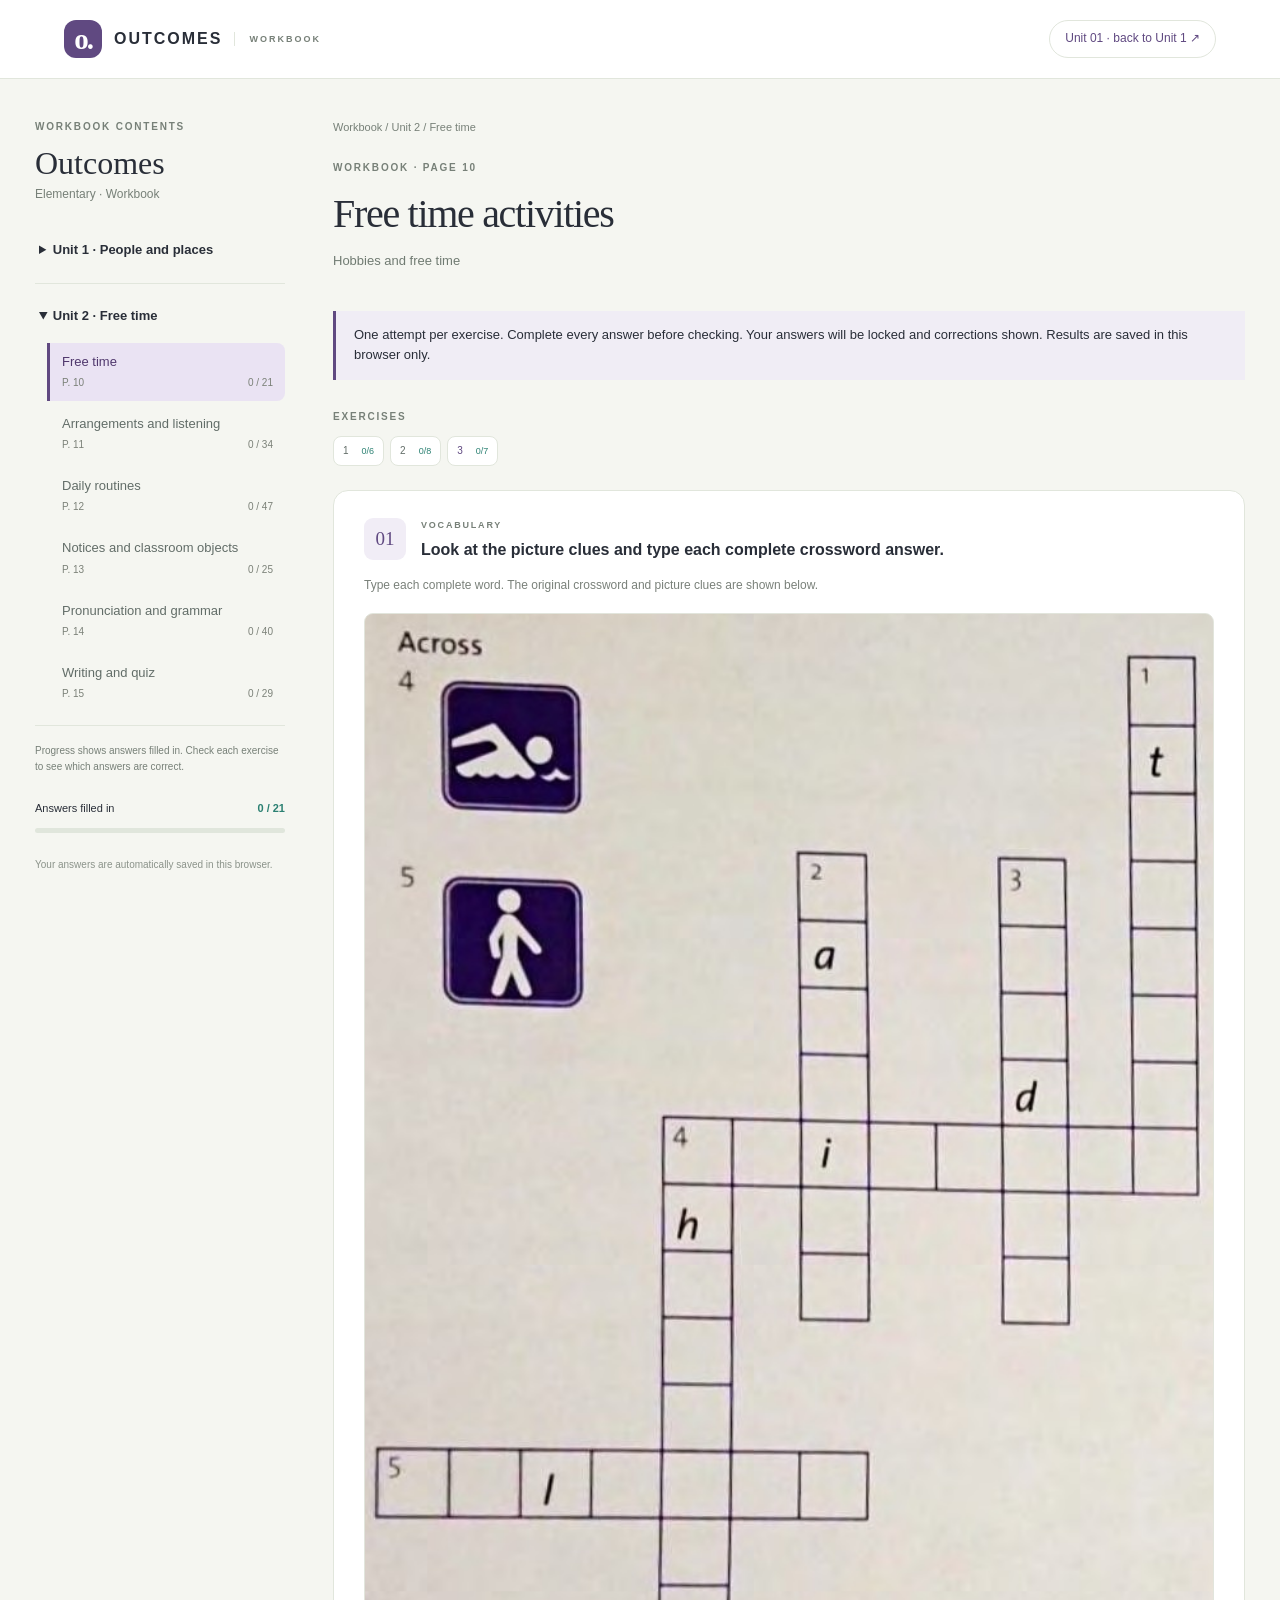
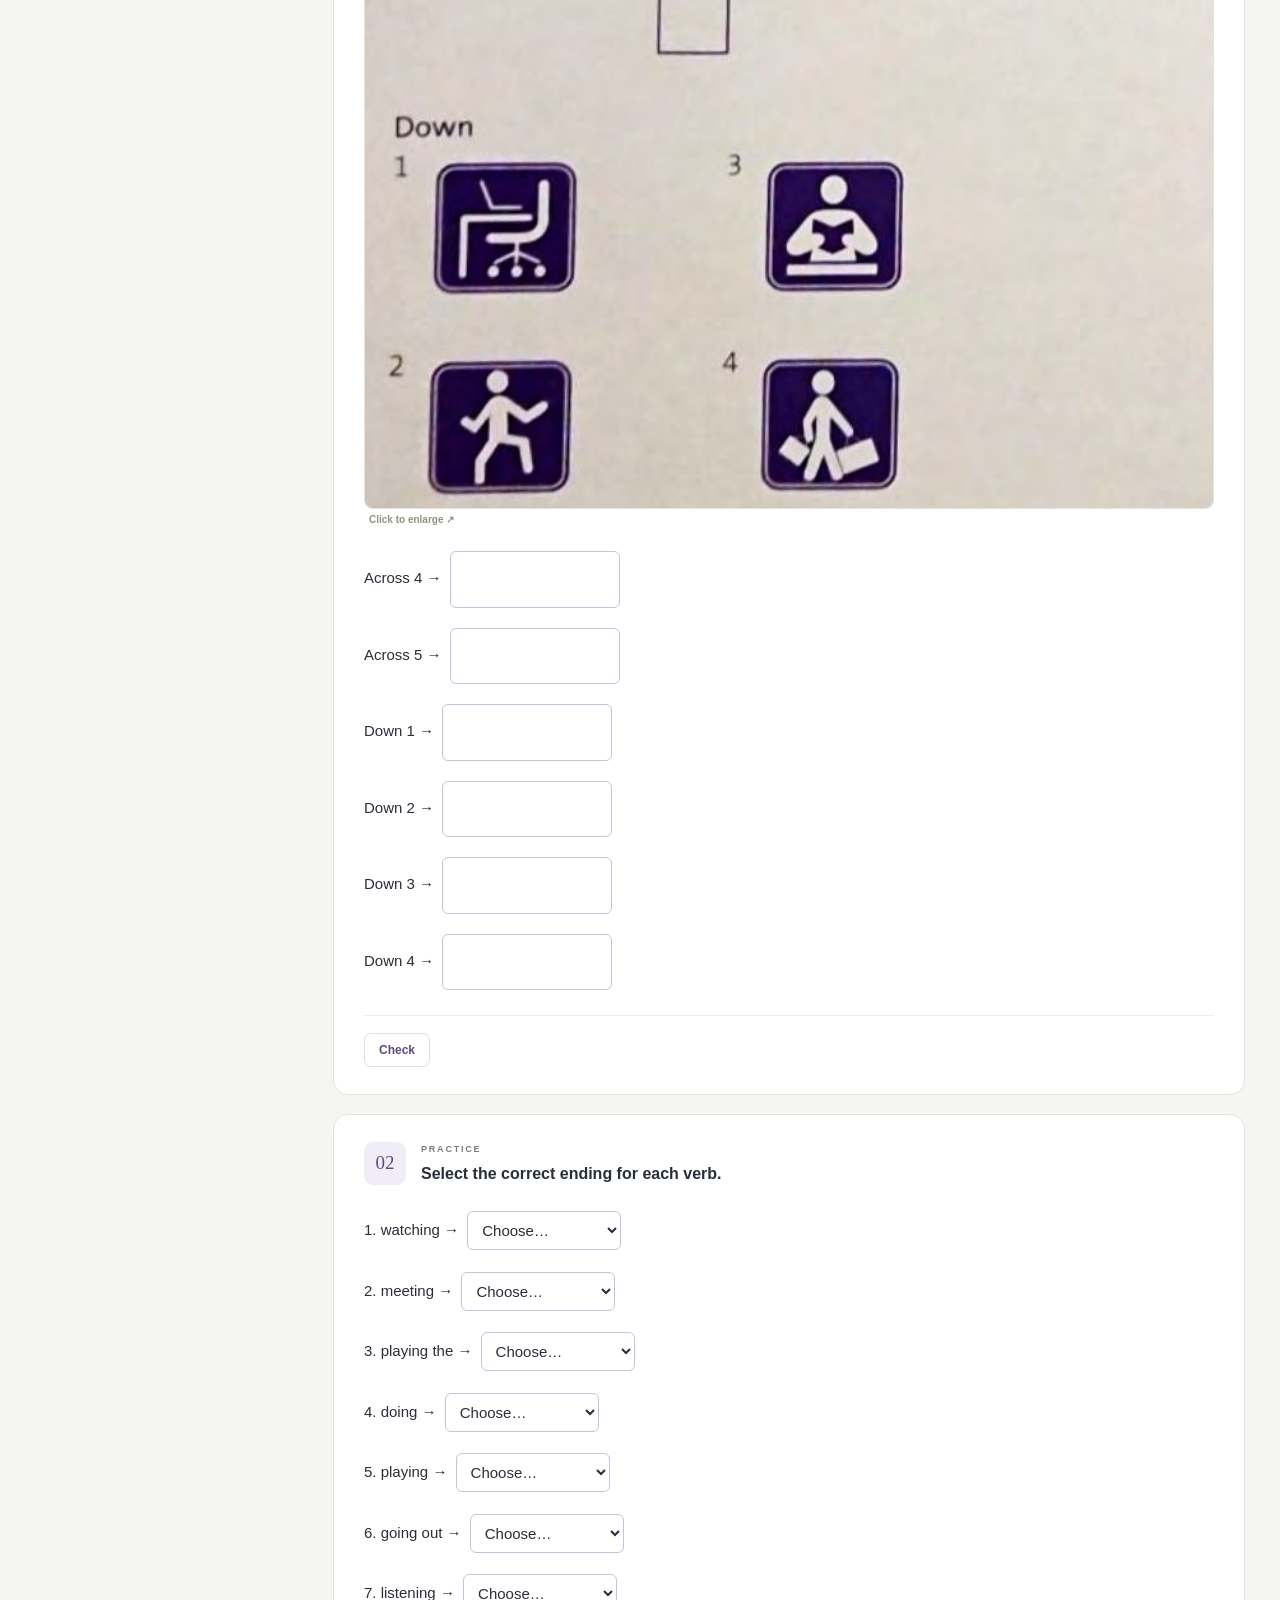
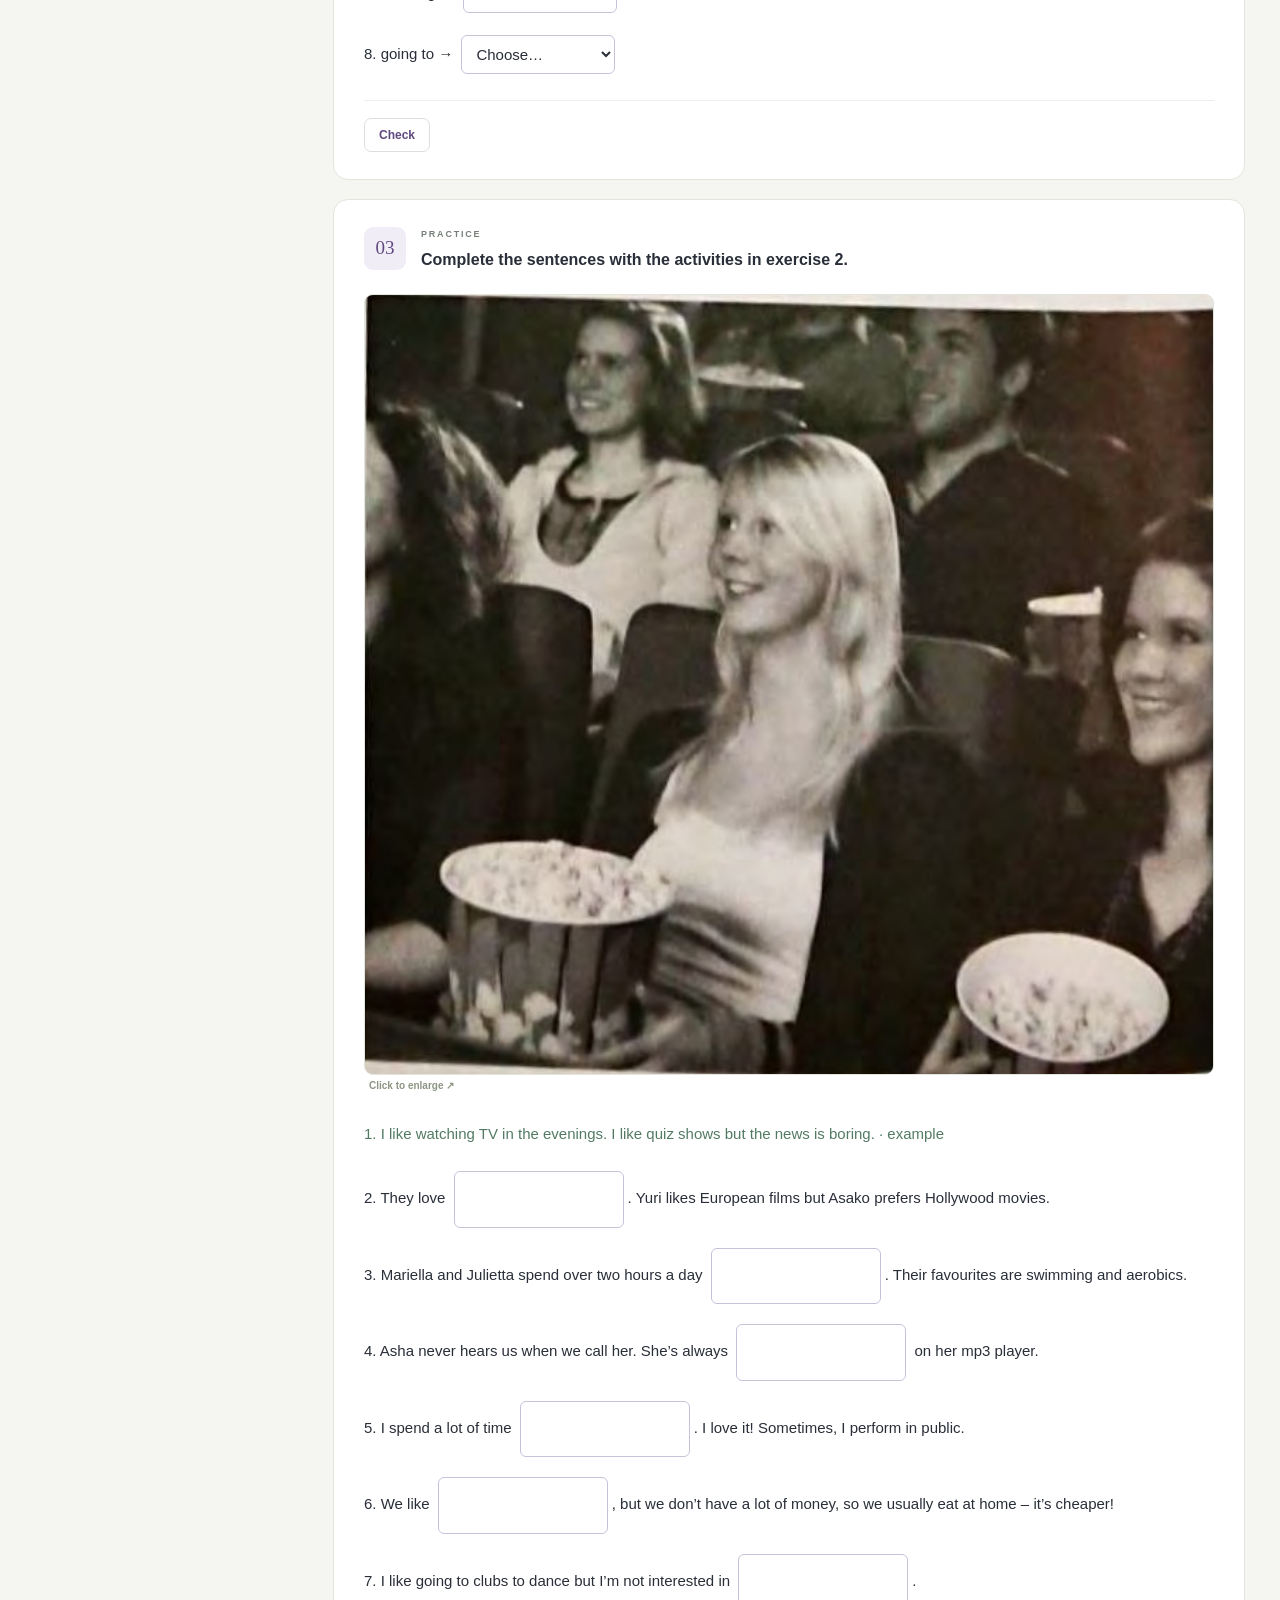
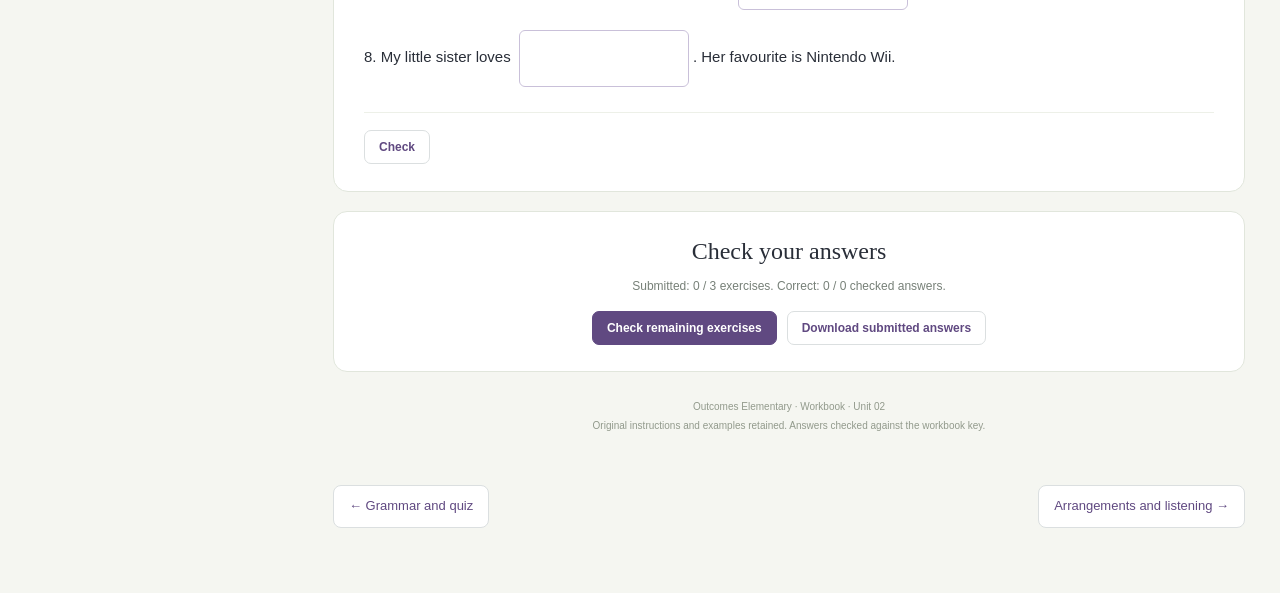
<file: unit2.html>
<!doctype html><html lang="en"><head><meta charset="utf-8"><meta name="viewport" content="width=device-width,initial-scale=1"><title>Unit 2 — Outcomes Workbook</title><link rel="stylesheet" href="interactive.css"><link rel="stylesheet" href="unit.css"><link rel="stylesheet" href="unit2.css"><link rel="stylesheet" href="book-navigation.css"><link rel="stylesheet" href="answer-controls.css"></head><body>
<header><a class="brand" href="index.html"><b>o.</b> OUTCOMES <small>WORKBOOK</small></a><a class="compare" href="index.html">Unit 01 · back to Unit 1 ↗</a></header>
<div class="shell"><aside><div class="eyebrow">ELEMENTARY / UNIT 02</div><h1>Free<br>time<span>.</span></h1><p class="subtitle" id="page-subtitle"></p><div class="progress-label"><span>Answers filled in</span><b id="progress"></b></div><div class="track"><i id="bar"></i></div><nav aria-label="Page exercises" id="tasks-nav"></nav><p class="save" id="save">Your answers are automatically saved in this browser.</p></aside>
<main><div class="hero"><div class="eyebrow" id="page-eyebrow"></div><h2 id="page-title"></h2><p id="page-description"></p></div><div id="exercises"></div><section class="summary"><h3>Check your answers</h3><p id="total-result" role="status">You can check each exercise separately.</p><div class="summary-actions"><button class="primary" id="check-page">Check page ↗</button><button id="reset-page">Clear automatically checked answers</button></div></section><section id="quiz-history" hidden></section><footer>Outcomes Elementary · Workbook · Unit 02<br>Original instructions and examples retained. Answers checked against the workbook key.</footer></main></div>
<dialog id="image-dialog"><button id="close-image" aria-label="Close image">Close ×</button><div id="large-image"></div><p id="image-caption"></p></dialog>
<script src="unit2-data.js"></script><script src="unit.js"></script><script src="book-navigation.js"></script><script src="audio-library.js"></script><script src="unit2-writing.js"></script><script src="answer-controls.js"></script><script src="submission-store.js"></script><script src="single-attempt.js"></script></body></html>
</file>
<file: interactive.css>
:root{--ink:#292e38;--muted:#778078;--purple:#604981;--green:#2b8072;--border:#e1e6dc;--bg:#f5f6f1}*{box-sizing:border-box}html{scroll-behavior:smooth;scroll-padding-top:25px}body{margin:0;font-family:Segoe UI,Arial,sans-serif;color:var(--ink);background:var(--bg);line-height:1.6}header{display:flex;justify-content:space-between;align-items:center;padding:20px 5vw;border-bottom:1px solid var(--border);background:#fff}.brand{display:flex;align-items:center;gap:12px;text-decoration:none;color:var(--ink);font-size:16px;letter-spacing:2px;font-weight:800}.brand b{display:grid;place-items:center;background:var(--purple);color:white;border-radius:12px;width:38px;height:38px;font:700 29px Georgia;letter-spacing:-2px}.brand small{font-size:9px;color:var(--muted);border-left:1px solid var(--border);padding-left:14px}.compare{font-size:12px;text-decoration:none;color:var(--purple);border:1px solid var(--border);border-radius:22px;padding:8px 15px}.shell{max-width:1250px;margin:auto;padding:40px 35px;display:grid;grid-template-columns:230px minmax(0,1fr);gap:50px}aside{position:sticky;top:25px;align-self:start}.eyebrow{font-size:10px;font-weight:700;letter-spacing:1.8px;color:var(--muted)}h1{font:400 38px/1.12 Georgia;margin:18px 0 14px;letter-spacing:-1px}h1 span{color:var(--green)}.subtitle{color:var(--muted);font-size:12px;margin:0 0 27px}.progress-label{display:flex;justify-content:space-between;font-size:11px}.progress-label b{color:var(--green)}.track{height:5px;background:#e0e6dc;margin:10px 0 24px;border-radius:5px;overflow:hidden}.track i{display:block;width:0;background:var(--green);height:100%;transition:width .2s}nav{display:grid;gap:6px}nav a{display:flex;align-items:center;gap:10px;text-decoration:none;color:#626d68;padding:9px 10px;font-size:12px;border-radius:8px}nav a:hover,nav a.active{background:white;color:var(--purple)}nav a b{font-size:10px;font-weight:500;border:1px solid var(--border);padding:3px 7px;border-radius:6px}nav a small{margin-left:auto;color:var(--green)}.note{display:flex;gap:12px;background:#eaf0e6;border-radius:12px;padding:14px;margin-top:25px;font-size:12px;color:#5f705f}.note>span{font-size:22px}.note p{margin:0}.save{font-size:10px;color:#8b938a;margin-top:17px}main{min-width:0}.hero{padding:3px 0 26px}.hero h2{font:400 44px/1.13 Georgia;letter-spacing:-1.3px;margin:15px 0}.hero>p{font-size:13px;color:#707b72;max-width:560px}.chips{display:flex;gap:8px;flex-wrap:wrap;margin:21px 0 5px}.chips span{border:1px solid #dce2d6;padding:5px 12px;border-radius:20px;font-size:10px;color:#71806c}.exercise{padding:27px 30px;margin:0 0 19px;border:1px solid var(--border);border-radius:15px;background:#fff;scroll-margin-top:20px}.section-head{display:flex;align-items:flex-start;gap:15px;margin-bottom:22px}.number{background:#f1edf6;color:var(--purple);font:500 19px Georgia;padding:8px 10px;border-radius:9px;line-height:1.4}.section-head .eyebrow{font-size:9px;margin:0 0 6px}.section-head h3{font-size:16px;font-weight:600;line-height:1.5;margin:0}.word-bank{background:#f6f5f9;border:1px solid #e8e2ee;border-radius:9px;display:flex;gap:25px;padding:12px 20px;font-size:15px;margin-bottom:22px}.used{text-decoration:line-through;color:#a5a2ad}.dialog-layout{display:grid;grid-template-columns:180px minmax(0,1fr);gap:23px;align-items:center}.photo{position:relative;overflow:hidden;border-radius:9px;background:#e2e3dc}.photo img{position:absolute;max-width:none;display:block}.dialog p{display:flex;gap:12px;align-items:baseline;margin:8px 0;line-height:2.7;font-size:15px}.dialog p>b{color:var(--purple);font-size:12px}.example{font-style:normal;color:var(--green);font-weight:600;border-bottom:1px solid #9fbeb0;padding-bottom:2px}.example-label{color:#95a18e;font-size:10px;margin-left:10px;font-style:normal;white-space:nowrap}sup{font-size:9px;color:#9a9d95}.input-wrap{display:inline-block;vertical-align:middle;max-width:100%;position:relative;margin:3px 4px}.input-wrap input,.input-wrap select{font:inherit;font-size:15px;color:var(--ink);border:1px solid #c9c0d9;border-radius:6px;background:transparent;padding:7px 10px;min-height:39px;width:100px;max-width:100%;outline-offset:2px}.input-wrap input:focus,.input-wrap select:focus{outline:2px solid #b3a4cc}.input-wrap.long{display:block;max-width:520px;margin-left:0}.input-wrap.long input{width:100%}.input-wrap select{width:138px}.input-wrap small{display:block;font-size:10px;line-height:1.4;color:var(--muted);margin:3px 0;max-width:250px}.input-wrap small:empty{display:none}.input-wrap.good input,.input-wrap.good select{border:2px solid var(--green)}.input-wrap.bad input,.input-wrap.bad select{border:2px solid #bd5b5b}.input-wrap.blank input,.input-wrap.blank select{border:2px dashed #b3934f}.input-wrap.good small{color:var(--green)}.input-wrap.bad small{color:#ae4141}.helper{font-size:12px;color:#7a817a;margin:-8px 0 18px}.helper a,footer a{color:var(--purple);text-decoration:none}.sentence-list{margin:0;padding-left:24px}.sentence-list li{padding-left:10px;margin:9px 0;font-size:16px}.sentence-list li::marker,.question-list li::marker,.contractions li::marker{font-size:12px;color:#9aa08e}.contractions{display:grid;grid-template-columns:1fr 1fr;gap:15px 40px;margin:0;padding-left:23px}.contractions li{padding-left:7px;min-height:42px}.contractions .input-wrap{margin:0}.question-list{padding-left:25px;margin:0}.question-list li{padding-left:8px;margin-bottom:20px}.question-list p{font-size:14px;color:#737a72;margin:0 0 8px}.task-actions{border-top:1px solid #edf0e8;padding-top:17px;margin-top:22px;display:flex;align-items:center;gap:12px;flex-wrap:wrap}button{font-family:inherit;cursor:pointer;background:#fff;border:1px solid #dbdfe0;border-radius:7px;padding:9px 14px;color:var(--purple);font-size:12px;font-weight:600}button:hover{background:#f7f5fa}button:focus-visible,a:focus-visible{outline:3px solid #aa95c7;outline-offset:3px}.task-actions .result{font-size:11px;color:#788372;flex:1}.reveal{font-weight:400;border:0;font-size:11px}.task-actions button:disabled{opacity:.4;cursor:default}.listening{background:#f0f5ee}.audio-slot{padding:15px;background:#eef3e9;border-radius:9px;margin-bottom:20px}.audio-slot label{font-size:12px;color:#51755b;cursor:pointer;display:inline-block;position:relative;border:1px solid #bdcfb5;padding:8px 12px;border-radius:7px;background:#fff}.audio-slot input{position:absolute;inset:0;opacity:0;width:100%;cursor:pointer}.audio-slot label:focus-within{outline:2px solid var(--green)}.audio-slot p{font-size:10px;color:#82917c;margin:8px 0 0;overflow-wrap:anywhere}.audio-slot audio{width:100%;display:block;margin-top:12px;height:36px}.audio-slot audio[hidden]{display:none}.matching>div{display:flex;justify-content:space-between;align-items:center;border-bottom:1px solid #edf0e9;padding:10px 0;gap:15px}.matching>div:last-child{border-bottom:0}.matching b{display:inline-block;width:28px;color:#9b9e91;font-size:12px}.matching>div>span:first-child{font-size:15px}.given{font-size:12px;color:var(--green);padding-right:12px}.photo-grid{display:grid;grid-template-columns:repeat(3,minmax(0,1fr));gap:15px}.photo-grid figure{margin:0}.photo-grid .photo{aspect-ratio:1.5}.photo-grid figcaption{display:flex;gap:6px;align-items:center;margin-top:8px}.photo-grid figcaption>b{color:var(--purple);font-size:13px}.photo-grid .input-wrap{min-width:0;flex:1}.photo-grid select{font-size:12px;width:100%;padding:7px 5px}.choice-row{padding:10px 0;display:flex;align-items:center;flex-wrap:wrap;gap:9px;font-size:15px}.choice-group{display:inline-flex;gap:6px;flex-wrap:wrap}.choice-group button{font-size:14px;padding:8px 12px;font-weight:400}.choice-group button[aria-pressed=true]{background:#f0eaf8;border:2px solid #8461aa}.choice-group.good button[aria-pressed=true]{background:#eef6ef;border-color:var(--green)}.choice-group.bad button[aria-pressed=true]{background:#fff3ef;border-color:#bd5b5b}.choice-group.blank{outline:1px dashed #b3934f;border-radius:8px}.choice-feedback{display:block;flex-basis:100%;font-size:11px;color:#778372}h4{color:#969c91;font-size:11px;letter-spacing:1px;margin:24px 0 5px;text-transform:uppercase}.given-line{font-size:15px;margin:12px 0}.learner-tip{display:flex;gap:20px;background:#eaf0e5;border-radius:12px;padding:23px 27px;margin:24px 0}.learner-tip>span{font-size:26px;color:#718365}.learner-tip p{font-size:14px;margin:7px 0 0;color:#586952}.summary{text-align:center;border:1px solid var(--border);padding:26px;background:#fff;border-radius:14px}.summary h3{font:400 24px Georgia;margin:0 0 12px}.summary p{font-size:12px;color:var(--muted)}.summary-actions{display:flex;justify-content:center;gap:10px;flex-wrap:wrap}.primary{background:var(--purple);color:#fff;border-color:var(--purple)}.primary:hover{background:#4a3769}footer{text-align:center;font-size:10px;color:#929a8c;padding:25px 5px;line-height:1.9}@media(max-width:1000px){.shell{grid-template-columns:190px minmax(0,1fr);gap:25px;padding:30px 22px}.exercise{padding:23px}.dialog-layout{grid-template-columns:1fr}.dialog-layout>.photo{max-width:270px}.hero h2{font-size:38px}.photo-grid{gap:10px}}@media(max-width:700px){header{padding:15px}.brand{font-size:13px;gap:8px}.brand small{display:none}.compare{font-size:10px;padding:7px 10px}.shell{display:block;padding:22px 14px}aside{position:static}h1{font-size:32px;margin:9px 0}h1 br{display:none}.subtitle{margin-bottom:15px}nav{display:flex;overflow-x:auto;gap:5px;padding-bottom:8px}nav a{white-space:nowrap;border:1px solid var(--border);padding:7px;gap:6px}nav a small,.note,.save{display:none}.track{margin-bottom:15px}.hero{padding-top:24px}.hero h2{font-size:34px}.exercise{padding:21px 17px}.section-head{gap:12px}.section-head h3{font-size:15px}.number{font-size:16px;padding:6px 9px}.photo-grid{grid-template-columns:1fr}.photo-grid figure{display:grid;grid-template-columns:140px minmax(0,1fr);gap:12px;align-items:center}.photo-grid figcaption{margin:0}.contractions{gap:12px 30px}.matching>div>span:first-child{font-size:13px}.matching .input-wrap select{width:105px}.word-bank{gap:23px}.choice-row{gap:6px}.input-wrap input{width:88px}.dialog{font-size:14px}.hero>p{font-size:12px}}
</file>
<file: unit.css>
.page-switcher{margin:0 0 26px;padding:17px 18px;background:#edf1e8;border:1px solid #dde4d5;border-radius:12px}.page-switcher>.eyebrow{margin-bottom:11px}.page-links{display:grid;grid-template-columns:repeat(6,minmax(0,1fr));gap:7px}.page-links a{display:flex;flex-direction:column;text-decoration:none;background:#fff;border:1px solid #dce3d4;border-radius:8px;padding:9px 10px;color:#69745f;font-size:11px;line-height:1.5}.page-links a[aria-current=page]{border-color:#84679f;background:#f5effb;color:#604981}.page-links b{font-size:13px}.page-links small{font-size:9px;white-space:nowrap}.page-bottom{display:flex;justify-content:space-between;gap:15px;margin:25px 0}.page-bottom a{color:#604981;text-decoration:none;font-size:13px;border:1px solid #dbdfe0;background:white;border-radius:8px;padding:10px 15px}.unit-rows{display:grid;gap:14px}.unit-row{line-height:2.7;font-size:15px;white-space:pre-line}.unit-row .input-wrap{white-space:normal}.unit-row .input-wrap input{width:170px}.unit-row .input-wrap select{width:auto;min-width:145px;max-width:100%}.unit-row .input-wrap.long{display:block;margin:6px 0;max-width:100%}.unit-row .input-wrap.long input{width:100%}.unit-row .feedback{display:block;line-height:1.4;font-size:11px}.reading-card{background:#f6f7f2;border-left:3px solid #9eaf8c;border-radius:0 10px 10px 0;padding:20px 23px;margin:15px 0 23px}.reading-card h4{color:#626f59;text-transform:none;letter-spacing:0;font-size:14px;margin:0 0 10px}.reading-card p{font-size:15px;line-height:1.9;white-space:pre-line;margin:0}.language-note{background:#f2eff7;border:1px solid #e4dced;border-radius:9px;padding:17px 20px;white-space:pre-line;font-size:13px;line-height:1.8;margin:18px 0}.unit-photo{width:100%;border:0;padding:0;background:transparent;display:block;margin:18px 0;text-align:left}.unit-photo .photo{width:100%;border:1px solid #e2e5dc}.unit-photo .photo img{pointer-events:none}.unit-photo>small{font-size:10px;color:#8c9583;display:block;margin:5px}.unit-photo:hover{background:transparent}.snake{font-size:19px;line-height:2;letter-spacing:1px;color:#604981;word-break:break-all;background:#f5f0fa;padding:18px;border-radius:9px;margin:18px 0;user-select:text}.bank-wrap{flex-wrap:wrap;gap:10px 20px}.section-after{font-size:13px;color:#7d866f;border-left:3px solid #bdc9ac;padding:10px 15px;margin-top:20px}.example-row{color:#537b64}.quiz-badge{font-size:11px;background:#eaf1e4;padding:7px 12px;border-radius:6px;color:#56734b}.quiz-history{background:white;border:1px solid #e1e6dc;border-radius:12px;padding:23px;margin-top:20px}.quiz-history h3{font-size:15px;margin:0 0 13px}.quiz-history ul{font-size:12px;color:#737c6a;line-height:2}.quiz-history p{font-size:11px;color:#7b8574}.summary .summary-actions{margin-top:15px}dialog{width:min(94vw,1000px);max-height:92vh;border:0;border-radius:14px;padding:18px;box-shadow:0 12px 60px #0005}dialog::backdrop{background:#1c2424a1}#close-image{display:block;margin:0 0 15px auto}#image-caption{font-size:12px;color:#6e7868}#large-image .photo{width:100%}#large-image .photo img{pointer-events:none}.section-head .number{min-width:42px;text-align:center}.unit-rows .input-wrap.bad small{color:#ad4646}@media(max-width:700px){.page-switcher{padding:12px}.page-links{grid-template-columns:repeat(3,minmax(0,1fr))}.page-links a{padding:8px}.unit-row{font-size:14px}.unit-row .input-wrap input{width:150px}.reading-card{padding:15px}.reading-card p{font-size:14px}.page-bottom a{font-size:11px;padding:9px}.snake{font-size:16px}.unit-row .input-wrap{max-width:100%;margin-left:0}.unit-row .input-wrap select{min-width:100px}.unit-row .input-wrap.long input{min-width:0}}

.unit-selector{display:flex;gap:20px;flex-wrap:wrap;padding:16px 0}.unit-selector a{color:inherit}
</file>
<file: book-navigation.css>
.tree-layout .shell{grid-template-columns:260px minmax(0,1fr);gap:38px;max-width:1400px}.tree-layout aside{max-height:calc(100vh - 45px);overflow-y:auto;padding-right:10px}.tree-layout aside>h1,.tree-layout aside>.eyebrow,.tree-layout aside>.subtitle,.tree-layout aside>.note{display:none}.book-title{font:32px Georgia;margin:10px 0 0}.book-subtitle{font-size:12px;color:var(--muted);margin:3px 0 24px}.chapter-tree{display:block}.chapter{margin:10px 0;border-bottom:1px solid var(--border);padding-bottom:10px}.chapter summary{cursor:pointer;font-size:13px;font-weight:600;padding:12px 4px;color:var(--ink);border-radius:6px}.chapter summary:focus-visible{outline:2px solid var(--purple)}.chapter-pages{display:grid;gap:4px;padding:4px 0 3px 12px}.chapter-tree .chapter-page{display:block;padding:10px 12px;border-left:3px solid transparent;border-radius:0 8px 8px 0;white-space:normal}.chapter-page[aria-current=page]{background:#eae3f3;color:#50386d;border-left-color:var(--purple)}.chapter-name{display:block;font-size:13px;line-height:1.4}.chapter-meta{display:flex;justify-content:space-between;gap:8px;font-size:10px;color:#7b8178;margin-top:4px}.chapter-count{font-variant-numeric:tabular-nums}.tree-legend{font-size:10px;color:var(--muted);line-height:1.6;margin:17px 0 25px}.breadcrumbs{font-size:11px;color:var(--muted);margin:0 0 20px}.exercise-shortcut-wrap{margin:0 0 24px}.exercise-shortcuts{display:flex;flex-wrap:wrap;gap:6px;margin-top:8px}.exercise-shortcuts a{padding:6px 9px;border:1px solid var(--border);background:#fff;white-space:nowrap;font-size:11px}.exercise-shortcuts a b{border:0;padding:0}.exercise-shortcuts a span{display:none}.exercise-shortcuts a small{font-size:9px;margin-left:3px}.contents-toggle{display:none}.tree-layout .page-bottom{flex-wrap:wrap}.tree-layout .hero h2{font-size:40px}@media(max-width:850px){.tree-layout .shell{display:block;padding:20px 16px}.tree-layout aside{position:static;max-height:none;overflow:visible;padding:0}.contents-toggle{display:block;width:100%;text-align:left;margin-bottom:16px;padding:13px 16px}.book-tree{display:none}.contents-open .book-tree{display:block;border:1px solid var(--border);border-radius:12px;padding:18px;background:white;margin-bottom:20px}.tree-layout aside>.progress-label,.tree-layout aside>.track,.tree-layout aside>.save{display:none}.chapter-tree{display:block;overflow:visible}.chapter-tree a{border-top:0;border-right:0;border-bottom:0}.breadcrumbs{font-size:10px}.tree-layout .hero{padding-top:0}.tree-layout .hero h2{font-size:32px}.exercise-shortcuts{overflow:visible;padding-bottom:0}.exercise-shortcuts a small{display:block}.book-subtitle{margin-bottom:12px}}
</file>
<file: answer-controls.css>
.answer-buttons{display:inline-flex;flex-wrap:wrap;gap:6px;vertical-align:middle}.answer-buttons button{font-size:14px;font-weight:400;padding:9px 13px;min-height:40px}.answer-buttons button[aria-pressed=true]{background:#eee7f5;border:2px solid #604981}.input-wrap.good .answer-buttons button[aria-pressed=true]{border-color:#2b8072;background:#edf6ef}.input-wrap.bad .answer-buttons button[aria-pressed=true]{border-color:#bd5b5b;background:#fff3ef}.input-wrap select[hidden]{display:none!important}.attempt-history details{border-top:1px solid #ddd;padding:12px 0;font-size:12px}.attempt-history summary{cursor:pointer}.attempt-history details p{white-space:pre-wrap;overflow-wrap:anywhere}.attempt-count{margin:4px 0 18px}.input-wrap:has(.answer-buttons){max-width:100%}

.single-attempt-note{padding:14px 18px;border-left:3px solid #604981;background:#f0edf5;font-size:13px;margin:0 0 22px}.tree-layout button[hidden],.task-actions button[hidden]{display:none!important}.answer-buttons button:disabled{cursor:default;opacity:1}.input-wrap input:disabled,.input-wrap select:disabled{opacity:1;color:var(--ink);-webkit-text-fill-color:var(--ink)}
</file>
<file: unit2.css>
.writing-field{display:block;margin:18px 0;font-weight:600}.writing-field textarea{display:block;width:100%;box-sizing:border-box;margin-top:8px;padding:14px;border:1px solid #b9c5b1;border-radius:9px;background:transparent;color:inherit;font:inherit;font-weight:400;line-height:1.6;resize:vertical}.language-note,.reading-card p{white-space:pre-line}.task-actions[hidden]{display:none}.unit-selector{display:flex;gap:16px;padding:18px 0;flex-wrap:wrap}.unit-selector a{color:inherit;text-decoration:none;border-bottom:2px solid #a9b78d;padding:6px 0}.input-wrap.long input{max-width:100%}
</file>
